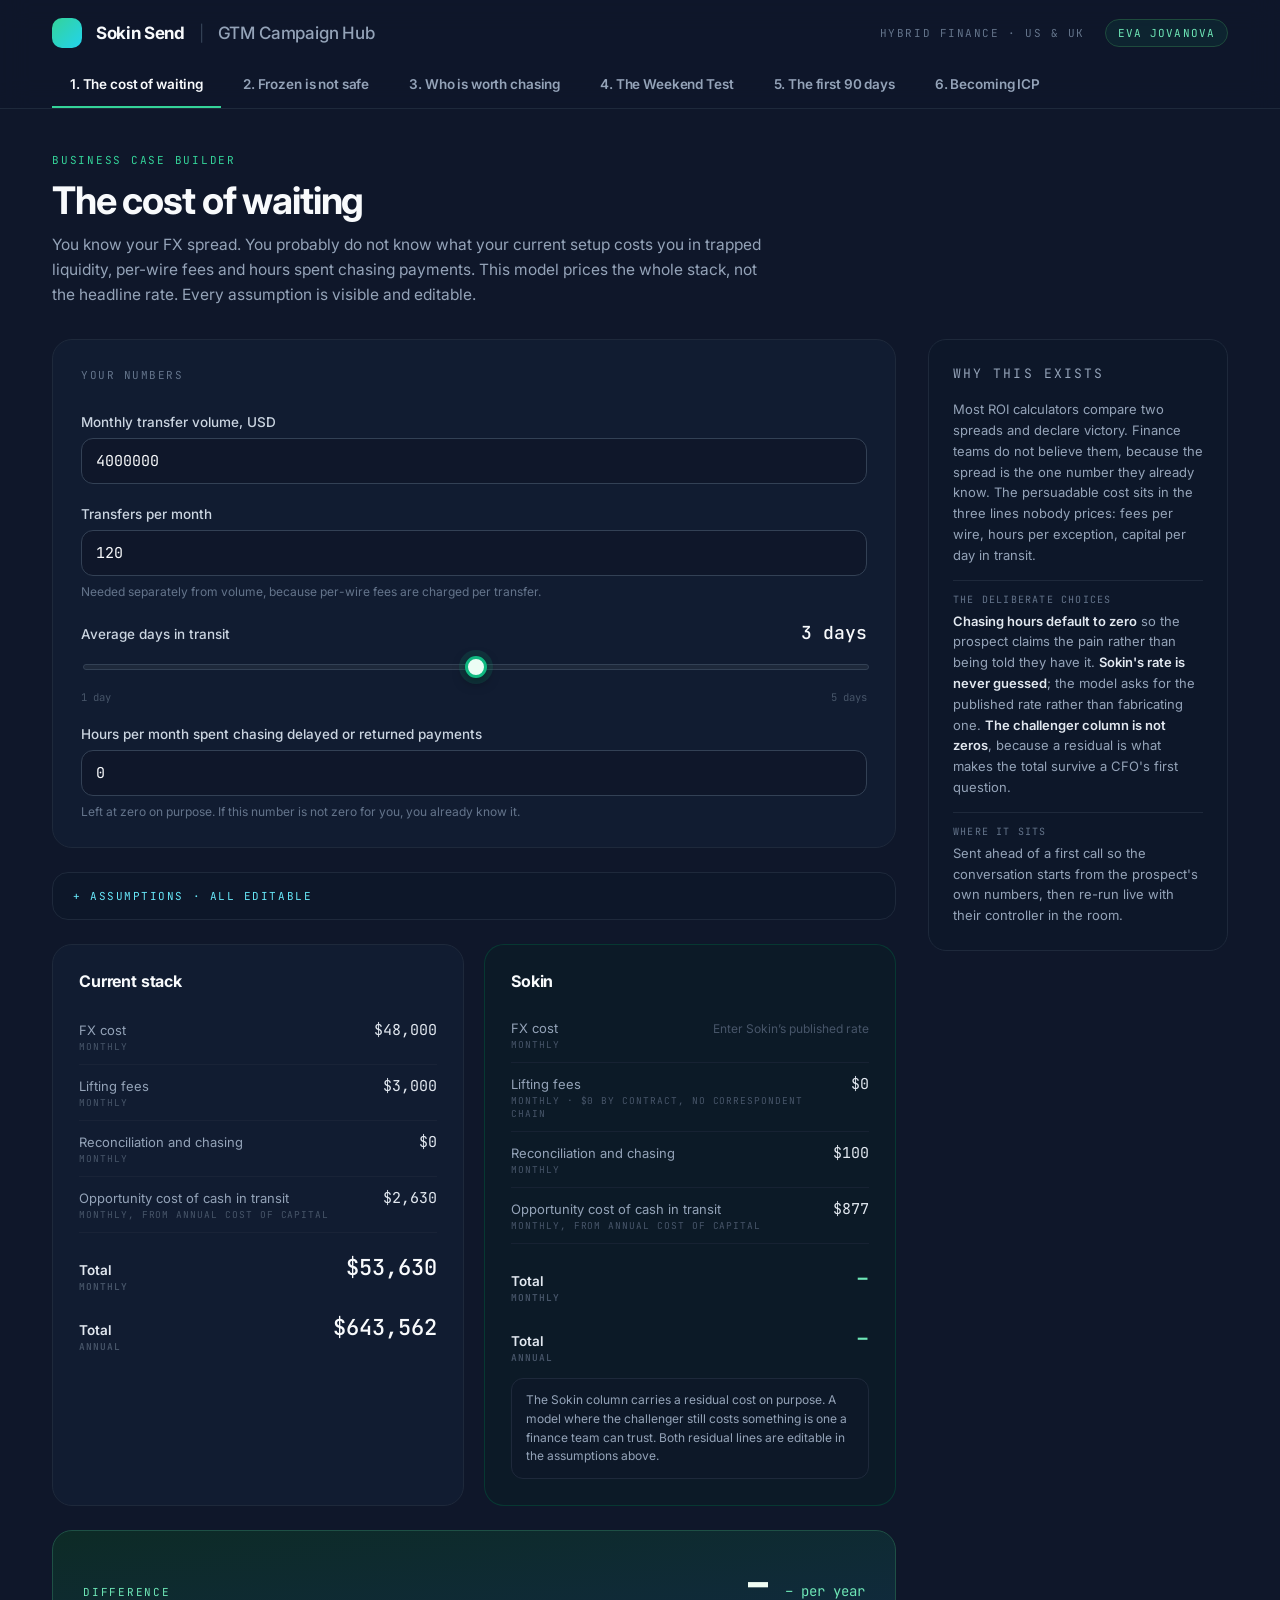
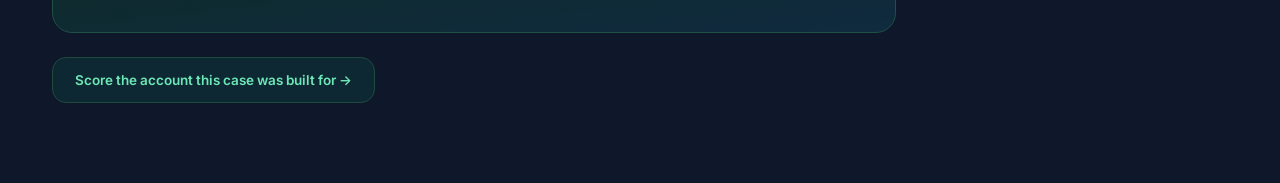
<file: index.html>
<!DOCTYPE html>
<html lang="en">
<head>
  <meta charset="UTF-8">
  <meta name="viewport" content="width=device-width, initial-scale=1.0">
  <title>The cost of waiting · Sokin Send GTM Hub</title>

  <link rel="preconnect" href="https://fonts.googleapis.com">
  <link rel="preconnect" href="https://fonts.gstatic.com" crossorigin>
  <link href="https://fonts.googleapis.com/css2?family=Inter:wght@400;500;600;700;800&family=JetBrains+Mono:wght@400;500&display=swap" rel="stylesheet">
  <link rel="stylesheet" href="styles.css">
</head>
<body>

  <!-- ======= HEADER: identical on all five pages. If you change a
       label here, change it on the other four pages too. ======= -->
  <header class="site-header">
    <div class="site-header-inner">
      <div class="brand-row">
        <div class="brand">
          <div class="brand-mark"></div>
          <span class="brand-name">Sokin Send</span>
          <span class="brand-divider">|</span>
          <span class="brand-sub">GTM Campaign Hub</span>
        </div>
        <div class="brand-meta">
          <span class="meta-label">Hybrid Finance · US &amp; UK</span>
          <span class="author-pill">Eva Jovanova</span>
        </div>
      </div>
      <nav class="tab-nav">
        <a href="index.html" aria-current="page">1. The cost of waiting</a>
        <a href="battlecard.html">2. Frozen is not safe</a>
        <a href="icp-scorer.html">3. Who is worth chasing</a>
        <a href="weekend-test.html">4. The Weekend Test</a>
        <a href="90-days.html">5. The first 90 days</a>
        <a href="icp-process.html">6. Becoming ICP</a>
      </nav>
    </div>
  </header>

  <main class="page">

    <div class="page-intro">
      <span class="eyebrow eyebrow-emerald">Business case builder</span>
      <h1 class="page-title">The cost of waiting</h1>
      <p class="page-lede">You know your FX spread. You probably do not know what your current setup costs you in trapped liquidity, per-wire fees and hours spent chasing payments. This model prices the whole stack, not the headline rate. Every assumption is visible and editable.</p>
    </div>

    <div class="stage-rail">

      <!-- ============ MAIN STAGE ============ -->
      <div style="display: flex; flex-direction: column; gap: 24px;">

        <!-- Inputs -->
        <div class="card inputs-card">
          <span class="card-label">Your numbers</span>

          <div class="field-block">
            <label class="field-label" for="volume">Monthly transfer volume, USD</label>
            <input class="num-input" type="number" id="volume" min="0" step="10000" value="4000000">
          </div>

          <div class="field-block">
            <label class="field-label" for="transfers">Transfers per month</label>
            <input class="num-input" type="number" id="transfers" min="0" step="1" value="120">
            <p class="field-help">Needed separately from volume, because per-wire fees are charged per transfer.</p>
          </div>

          <div class="slider-block">
            <div class="slider-head">
              <span class="slider-name">Average days in transit</span>
              <span class="slider-value" id="days-label">3 days</span>
            </div>
            <input type="range" id="days" min="1" max="5" step="1" value="3" aria-label="Average days in transit">
            <div class="slider-marks"><span>1 day</span><span>5 days</span></div>
          </div>

          <div class="field-block">
            <label class="field-label" for="chase-hours">Hours per month spent chasing delayed or returned payments</label>
            <input class="num-input" type="number" id="chase-hours" min="0" step="1" value="0">
            <p class="field-help">Left at zero on purpose. If this number is not zero for you, you already know it.</p>
          </div>
        </div>

        <!-- Assumptions -->
        <details class="assumptions">
          <summary>Assumptions · all editable</summary>
          <div class="assumptions-grid">
            <div class="assumption-field">
              <label for="coc">Cost of capital, % per year</label>
              <input class="num-input" type="number" id="coc" min="0" step="0.1" value="8.0">
            </div>
            <div class="assumption-field">
              <label for="hourly">Fully loaded finance team cost, $ per hour</label>
              <input class="num-input" type="number" id="hourly" min="0" step="1" value="50">
            </div>
            <div class="assumption-field">
              <label for="lifting">Average lifting fee per wire, $</label>
              <input class="num-input" type="number" id="lifting" min="0" step="1" value="25">
            </div>
            <div class="assumption-field">
              <label for="legacy-spread">Legacy FX spread, %</label>
              <input class="num-input" type="number" id="legacy-spread" min="0" step="0.05" value="1.20">
            </div>
            <div class="assumption-field">
              <label for="sokin-spread">Sokin FX spread, %</label>
              <input class="num-input" type="number" id="sokin-spread" min="0" step="0.05" placeholder="enter Sokin's published rate">
            </div>
            <div class="assumption-field">
              <label for="sokin-hours">Residual investigation hours per month under Sokin</label>
              <input class="num-input" type="number" id="sokin-hours" min="0" step="1" value="2">
            </div>
            <div class="assumption-field">
              <label for="sokin-days">Sokin days in transit</label>
              <input class="num-input" type="number" id="sokin-days" min="0" step="0.5" value="1">
            </div>
          </div>
        </details>

        <!-- Outputs -->
        <div class="cost-compare">

          <div class="cost-col cost-col-legacy">
            <h2>Current stack</h2>
            <div class="cost-line">
              <span class="cost-line-name">FX cost<span class="cost-line-period">Monthly</span></span>
              <span class="cost-line-value" id="a-fx">$0</span>
            </div>
            <div class="cost-line">
              <span class="cost-line-name">Lifting fees<span class="cost-line-period">Monthly</span></span>
              <span class="cost-line-value" id="a-lift">$0</span>
            </div>
            <div class="cost-line">
              <span class="cost-line-name">Reconciliation and chasing<span class="cost-line-period">Monthly</span></span>
              <span class="cost-line-value" id="a-recon">$0</span>
            </div>
            <div class="cost-line">
              <span class="cost-line-name">Opportunity cost of cash in transit<span class="cost-line-period">Monthly, from annual cost of capital</span></span>
              <span class="cost-line-value" id="a-opp">$0</span>
            </div>
            <div class="cost-total">
              <span class="cost-total-name">Total<span class="cost-line-period">Monthly</span></span>
              <span class="cost-total-value" id="a-total">$0</span>
            </div>
            <div class="cost-total">
              <span class="cost-total-name">Total<span class="cost-line-period">Annual</span></span>
              <span class="cost-total-value" id="a-total-annual">$0</span>
            </div>
          </div>

          <div class="cost-col cost-col-sokin">
            <h2>Sokin</h2>
            <div class="cost-line">
              <span class="cost-line-name">FX cost<span class="cost-line-period">Monthly</span></span>
              <span class="cost-line-value" id="b-fx">$0</span>
            </div>
            <div class="cost-line">
              <span class="cost-line-name">Lifting fees<span class="cost-line-period">Monthly · $0 by contract, no correspondent chain</span></span>
              <span class="cost-line-value" id="b-lift">$0</span>
            </div>
            <div class="cost-line">
              <span class="cost-line-name">Reconciliation and chasing<span class="cost-line-period">Monthly</span></span>
              <span class="cost-line-value" id="b-recon">$0</span>
            </div>
            <div class="cost-line">
              <span class="cost-line-name">Opportunity cost of cash in transit<span class="cost-line-period">Monthly, from annual cost of capital</span></span>
              <span class="cost-line-value" id="b-opp">$0</span>
            </div>
            <div class="cost-total">
              <span class="cost-total-name">Total<span class="cost-line-period">Monthly</span></span>
              <span class="cost-total-value" id="b-total">$0</span>
            </div>
            <div class="cost-total">
              <span class="cost-total-name">Total<span class="cost-line-period">Annual</span></span>
              <span class="cost-total-value" id="b-total-annual">$0</span>
            </div>
            <p class="residual-note">The Sokin column carries a residual cost on purpose. A model where the challenger still costs something is one a finance team can trust. Both residual lines are editable in the assumptions above.</p>
          </div>

        </div>

        <div class="difference-bar">
          <span class="difference-label">Difference</span>
          <div class="difference-figures">
            <span class="difference-monthly" id="diff-monthly">$0</span>
            <span class="difference-annual"><span id="diff-annual">$0</span> per year</span>
          </div>
        </div>

        <div>
          <a class="exit-link" href="icp-scorer.html">Score the account this case was built for &rarr;</a>
        </div>

      </div>

      <!-- ============ SIDE RAIL ============ -->
      <aside class="rail">
        <p class="rail-title">Why this exists</p>
        <div class="rail-item">
          <p>Most ROI calculators compare two spreads and declare victory. Finance teams do not believe them, because the spread is the one number they already know. The persuadable cost sits in the three lines nobody prices: fees per wire, hours per exception, capital per day in transit.</p>
        </div>
        <div class="rail-item">
          <span class="rail-kicker">The deliberate choices</span>
          <p><strong>Chasing hours default to zero</strong> so the prospect claims the pain rather than being told they have it. <strong>Sokin's rate is never guessed</strong>; the model asks for the published rate rather than fabricating one. <strong>The challenger column is not zeros</strong>, because a residual is what makes the total survive a CFO's first question.</p>
        </div>
        <div class="rail-item">
          <span class="rail-kicker">Where it sits</span>
          <p>Sent ahead of a first call so the conversation starts from the prospect's own numbers, then re-run live with their controller in the room.</p>
        </div>
      </aside>

    </div>

  </main>

  <script src="calculator-logic.js"></script>
</body>
</html>
</file>
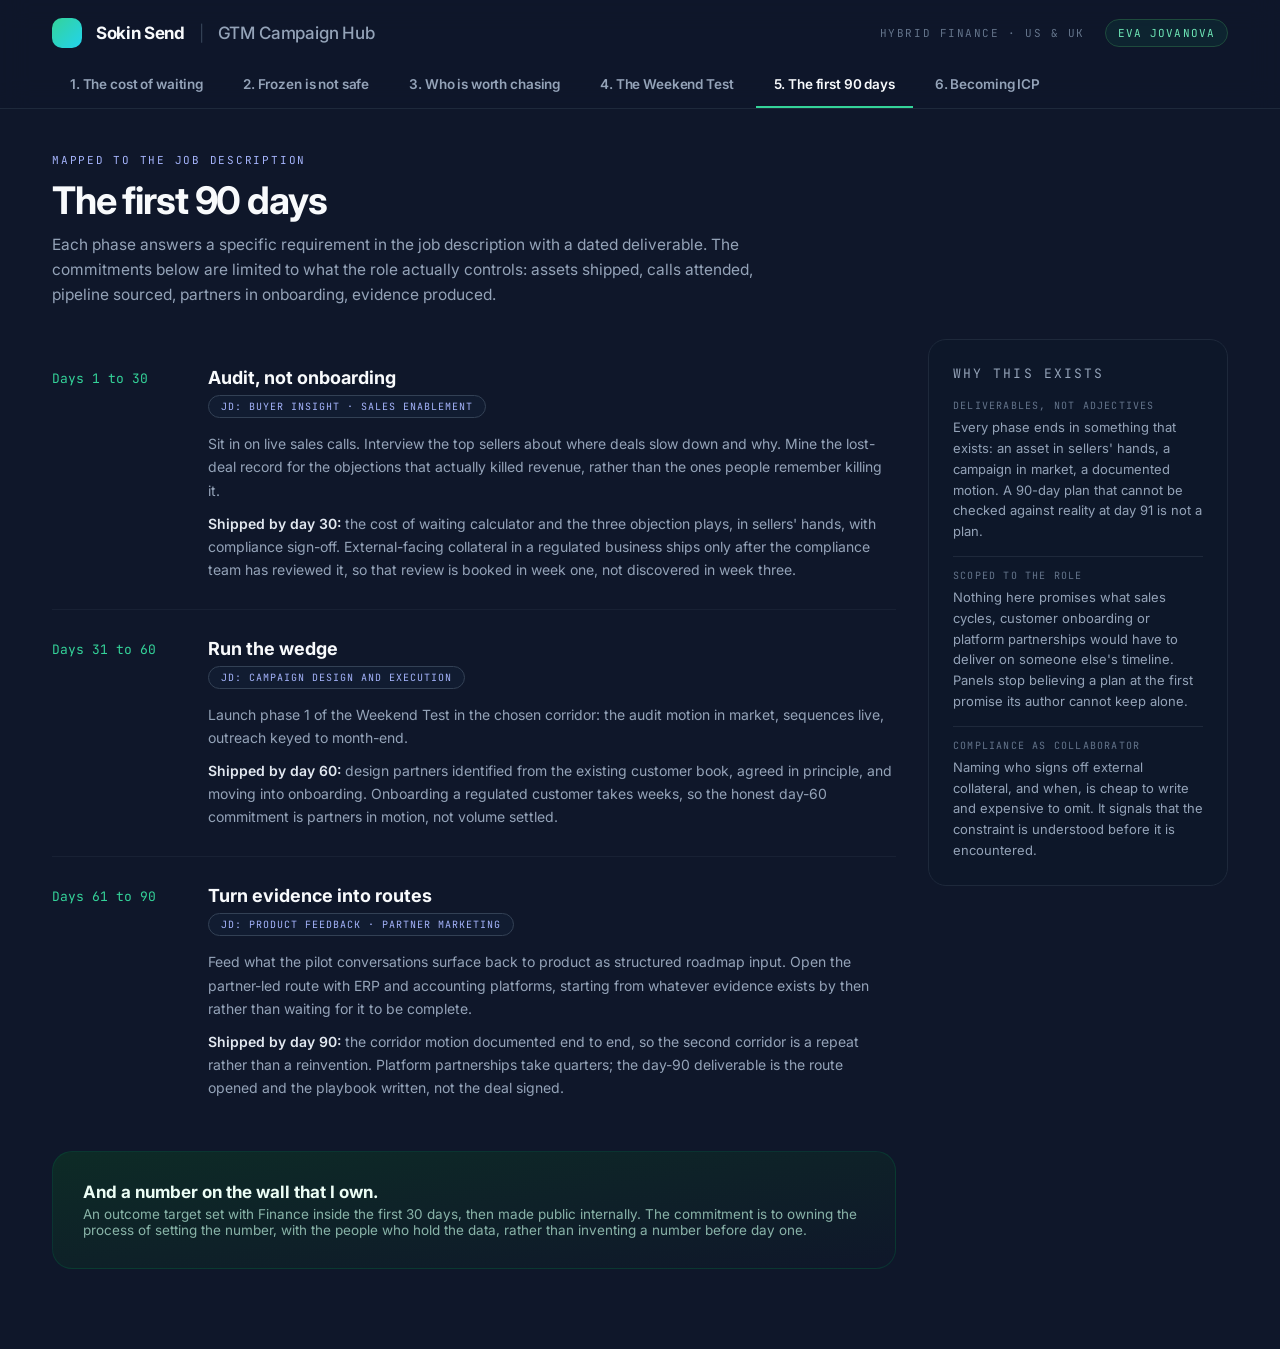
<file: 90-days.html>
<!DOCTYPE html>
<html lang="en">
<head>
  <meta charset="UTF-8">
  <meta name="viewport" content="width=device-width, initial-scale=1.0">
  <title>The first 90 days · Sokin Send GTM Hub</title>

  <link rel="preconnect" href="https://fonts.googleapis.com">
  <link rel="preconnect" href="https://fonts.gstatic.com" crossorigin>
  <link href="https://fonts.googleapis.com/css2?family=Inter:wght@400;500;600;700;800&family=JetBrains+Mono:wght@400;500&display=swap" rel="stylesheet">
  <link rel="stylesheet" href="styles.css">
</head>
<body>

  <!-- ======= HEADER: identical on all five pages ======= -->
  <header class="site-header">
    <div class="site-header-inner">
      <div class="brand-row">
        <div class="brand">
          <div class="brand-mark"></div>
          <span class="brand-name">Sokin Send</span>
          <span class="brand-divider">|</span>
          <span class="brand-sub">GTM Campaign Hub</span>
        </div>
        <div class="brand-meta">
          <span class="meta-label">Hybrid Finance · US &amp; UK</span>
          <span class="author-pill">Eva Jovanova</span>
        </div>
      </div>
      <nav class="tab-nav">
        <a href="index.html">1. The cost of waiting</a>
        <a href="battlecard.html">2. Frozen is not safe</a>
        <a href="icp-scorer.html">3. Who is worth chasing</a>
        <a href="weekend-test.html">4. The Weekend Test</a>
        <a href="90-days.html" aria-current="page">5. The first 90 days</a>
        <a href="icp-process.html">6. Becoming ICP</a>
      </nav>
    </div>
  </header>

  <main class="page">

    <div class="page-intro">
      <span class="eyebrow eyebrow-indigo">Mapped to the job description</span>
      <h1 class="page-title">The first 90 days</h1>
      <p class="page-lede">Each phase answers a specific requirement in the job description with a dated deliverable. The commitments below are limited to what the role actually controls: assets shipped, calls attended, pipeline sourced, partners in onboarding, evidence produced.</p>
    </div>

    <div class="stage-rail">

      <!-- ============ MAIN STAGE ============
           Three phases. Each .ninety-phase is one self-contained
           block: the milestone on the left, the JD requirement,
           actions and outputs on the right. -->
      <div>

        <div class="ninety-phase">
          <span class="ninety-when">Days 1 to 30</span>
          <div class="ninety-body">
            <h2>Audit, not onboarding</h2>
            <span class="ninety-jd">JD: buyer insight · sales enablement</span>
            <p>Sit in on live sales calls. Interview the top sellers about where deals slow down and why. Mine the lost-deal record for the objections that actually killed revenue, rather than the ones people remember killing it.</p>
            <p><strong>Shipped by day 30:</strong> the cost of waiting calculator and the three objection plays, in sellers' hands, with compliance sign-off. External-facing collateral in a regulated business ships only after the compliance team has reviewed it, so that review is booked in week one, not discovered in week three.</p>
          </div>
        </div>

        <div class="ninety-phase">
          <span class="ninety-when">Days 31 to 60</span>
          <div class="ninety-body">
            <h2>Run the wedge</h2>
            <span class="ninety-jd">JD: campaign design and execution</span>
            <p>Launch phase 1 of the Weekend Test in the chosen corridor: the audit motion in market, sequences live, outreach keyed to month-end.</p>
            <p><strong>Shipped by day 60:</strong> design partners identified from the existing customer book, agreed in principle, and moving into onboarding. Onboarding a regulated customer takes weeks, so the honest day-60 commitment is partners in motion, not volume settled.</p>
          </div>
        </div>

        <div class="ninety-phase" style="border-bottom: 0;">
          <span class="ninety-when">Days 61 to 90</span>
          <div class="ninety-body">
            <h2>Turn evidence into routes</h2>
            <span class="ninety-jd">JD: product feedback · partner marketing</span>
            <p>Feed what the pilot conversations surface back to product as structured roadmap input. Open the partner-led route with ERP and accounting platforms, starting from whatever evidence exists by then rather than waiting for it to be complete.</p>
            <p><strong>Shipped by day 90:</strong> the corridor motion documented end to end, so the second corridor is a repeat rather than a reinvention. Platform partnerships take quarters; the day-90 deliverable is the route opened and the playbook written, not the deal signed.</p>
          </div>
        </div>

        <div class="jd-closer" style="margin-top: 24px;">
          <div>
            <p class="jd-closer-title">And a number on the wall that I own.</p>
            <p class="jd-closer-sub">An outcome target set with Finance inside the first 30 days, then made public internally. The commitment is to owning the process of setting the number, with the people who hold the data, rather than inventing a number before day one.</p>
          </div>
        </div>

      </div>

      <!-- ============ SIDE RAIL ============ -->
      <aside class="rail">
        <p class="rail-title">Why this exists</p>
        <div class="rail-item">
          <span class="rail-kicker">Deliverables, not adjectives</span>
          <p>Every phase ends in something that exists: an asset in sellers' hands, a campaign in market, a documented motion. A 90-day plan that cannot be checked against reality at day 91 is not a plan.</p>
        </div>
        <div class="rail-item">
          <span class="rail-kicker">Scoped to the role</span>
          <p>Nothing here promises what sales cycles, customer onboarding or platform partnerships would have to deliver on someone else's timeline. Panels stop believing a plan at the first promise its author cannot keep alone.</p>
        </div>
        <div class="rail-item">
          <span class="rail-kicker">Compliance as collaborator</span>
          <p>Naming who signs off external collateral, and when, is cheap to write and expensive to omit. It signals that the constraint is understood before it is encountered.</p>
        </div>
      </aside>

    </div>

  </main>

</body>
</html>
</file>
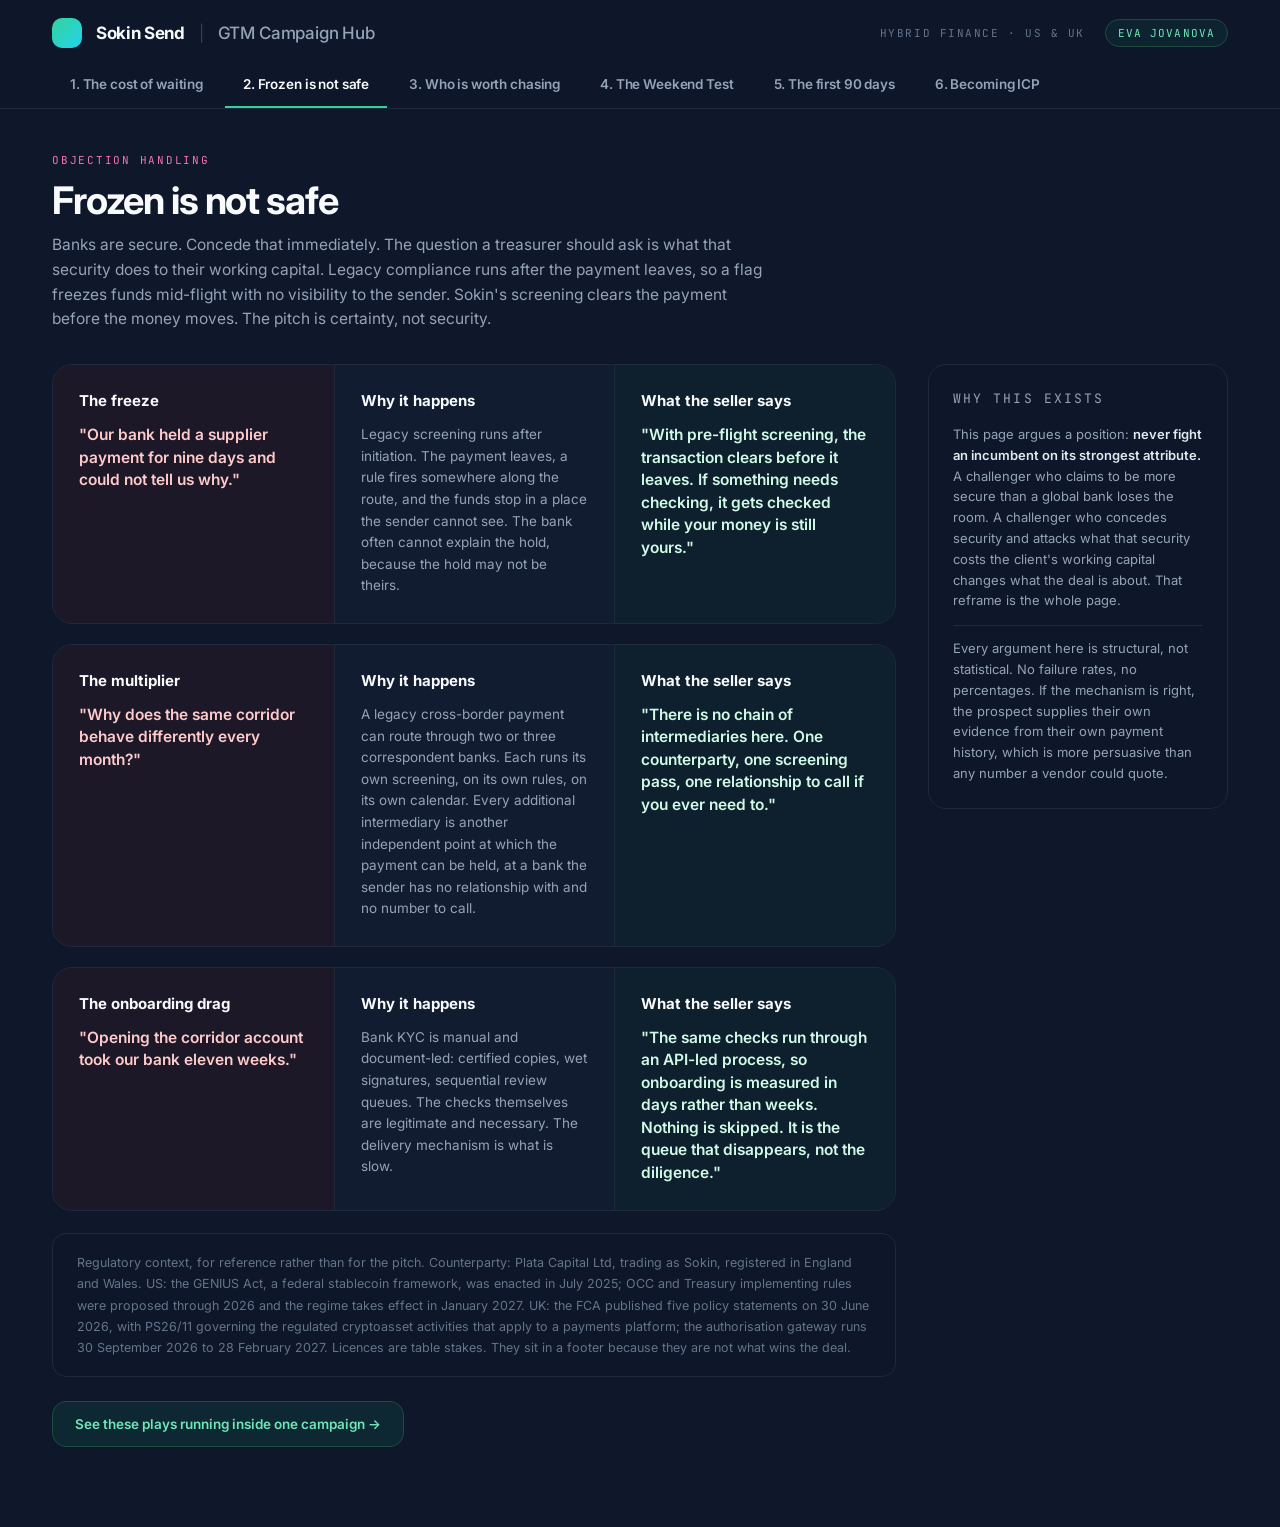
<file: battlecard.html>
<!DOCTYPE html>
<html lang="en">
<head>
  <meta charset="UTF-8">
  <meta name="viewport" content="width=device-width, initial-scale=1.0">
  <title>Frozen is not safe · Sokin Send GTM Hub</title>

  <link rel="preconnect" href="https://fonts.googleapis.com">
  <link rel="preconnect" href="https://fonts.gstatic.com" crossorigin>
  <link href="https://fonts.googleapis.com/css2?family=Inter:wght@400;500;600;700;800&family=JetBrains+Mono:wght@400;500&display=swap" rel="stylesheet">
  <link rel="stylesheet" href="styles.css">
</head>
<body>

  <!-- ======= HEADER: identical on all five pages ======= -->
  <header class="site-header">
    <div class="site-header-inner">
      <div class="brand-row">
        <div class="brand">
          <div class="brand-mark"></div>
          <span class="brand-name">Sokin Send</span>
          <span class="brand-divider">|</span>
          <span class="brand-sub">GTM Campaign Hub</span>
        </div>
        <div class="brand-meta">
          <span class="meta-label">Hybrid Finance · US &amp; UK</span>
          <span class="author-pill">Eva Jovanova</span>
        </div>
      </div>
      <nav class="tab-nav">
        <a href="index.html">1. The cost of waiting</a>
        <a href="battlecard.html" aria-current="page">2. Frozen is not safe</a>
        <a href="icp-scorer.html">3. Who is worth chasing</a>
        <a href="weekend-test.html">4. The Weekend Test</a>
        <a href="90-days.html">5. The first 90 days</a>
        <a href="icp-process.html">6. Becoming ICP</a>
      </nav>
    </div>
  </header>

  <main class="page">

    <div class="page-intro">
      <span class="eyebrow eyebrow-pink">Objection handling</span>
      <h1 class="page-title">Frozen is not safe</h1>
      <p class="page-lede">Banks are secure. Concede that immediately. The question a treasurer should ask is what that security does to their working capital. Legacy compliance runs after the payment leaves, so a flag freezes funds mid-flight with no visibility to the sender. Sokin's screening clears the payment before the money moves. The pitch is certainty, not security.</p>
    </div>

    <div class="stage-rail">

      <!-- ============ MAIN STAGE ============
           Three plays. Each play is one self-contained div with three
           cells: what the prospect says, why the legacy structure
           produces that outcome, and what the seller says back.
           Copy a whole .play block to add one. -->
      <div>

        <div class="play">
          <div class="play-cell play-cell-prospect">
            <p class="play-name">The freeze</p>
            <p class="play-quote">"Our bank held a supplier payment for nine days and could not tell us why."</p>
          </div>
          <div class="play-cell">
            <p class="play-name">Why it happens</p>
            <p class="play-mechanism">Legacy screening runs after initiation. The payment leaves, a rule fires somewhere along the route, and the funds stop in a place the sender cannot see. The bank often cannot explain the hold, because the hold may not be theirs.</p>
          </div>
          <div class="play-cell play-cell-seller">
            <p class="play-name">What the seller says</p>
            <p class="play-quote">"With pre-flight screening, the transaction clears before it leaves. If something needs checking, it gets checked while your money is still yours."</p>
          </div>
        </div>

        <div class="play">
          <div class="play-cell play-cell-prospect">
            <p class="play-name">The multiplier</p>
            <p class="play-quote">"Why does the same corridor behave differently every month?"</p>
          </div>
          <div class="play-cell">
            <p class="play-name">Why it happens</p>
            <p class="play-mechanism">A legacy cross-border payment can route through two or three correspondent banks. Each runs its own screening, on its own rules, on its own calendar. Every additional intermediary is another independent point at which the payment can be held, at a bank the sender has no relationship with and no number to call.</p>
          </div>
          <div class="play-cell play-cell-seller">
            <p class="play-name">What the seller says</p>
            <p class="play-quote">"There is no chain of intermediaries here. One counterparty, one screening pass, one relationship to call if you ever need to."</p>
          </div>
        </div>

        <div class="play">
          <div class="play-cell play-cell-prospect">
            <p class="play-name">The onboarding drag</p>
            <p class="play-quote">"Opening the corridor account took our bank eleven weeks."</p>
          </div>
          <div class="play-cell">
            <p class="play-name">Why it happens</p>
            <p class="play-mechanism">Bank KYC is manual and document-led: certified copies, wet signatures, sequential review queues. The checks themselves are legitimate and necessary. The delivery mechanism is what is slow.</p>
          </div>
          <div class="play-cell play-cell-seller">
            <p class="play-name">What the seller says</p>
            <p class="play-quote">"The same checks run through an API-led process, so onboarding is measured in days rather than weeks. Nothing is skipped. It is the queue that disappears, not the diligence."</p>
          </div>
        </div>

        <div class="reg-footer" style="margin-top: 22px;">
          Regulatory context, for reference rather than for the pitch. Counterparty: Plata Capital Ltd, trading as Sokin, registered in England and Wales. US: the GENIUS Act, a federal stablecoin framework, was enacted in July 2025; OCC and Treasury implementing rules were proposed through 2026 and the regime takes effect in January 2027. UK: the FCA published five policy statements on 30 June 2026, with PS26/11 governing the regulated cryptoasset activities that apply to a payments platform; the authorisation gateway runs 30 September 2026 to 28 February 2027. Licences are table stakes. They sit in a footer because they are not what wins the deal.
        </div>

        <div style="margin-top: 24px;">
          <a class="exit-link" href="weekend-test.html">See these plays running inside one campaign &rarr;</a>
        </div>

      </div>

      <!-- ============ SIDE RAIL ============ -->
      <aside class="rail">
        <p class="rail-title">Why this exists</p>
        <div class="rail-item">
          <p>This page argues a position: <strong>never fight an incumbent on its strongest attribute.</strong> A challenger who claims to be more secure than a global bank loses the room. A challenger who concedes security and attacks what that security costs the client's working capital changes what the deal is about. That reframe is the whole page.</p>
        </div>
        <div class="rail-item">
          <p>Every argument here is structural, not statistical. No failure rates, no percentages. If the mechanism is right, the prospect supplies their own evidence from their own payment history, which is more persuasive than any number a vendor could quote.</p>
        </div>
      </aside>

    </div>

  </main>

</body>
</html>
</file>
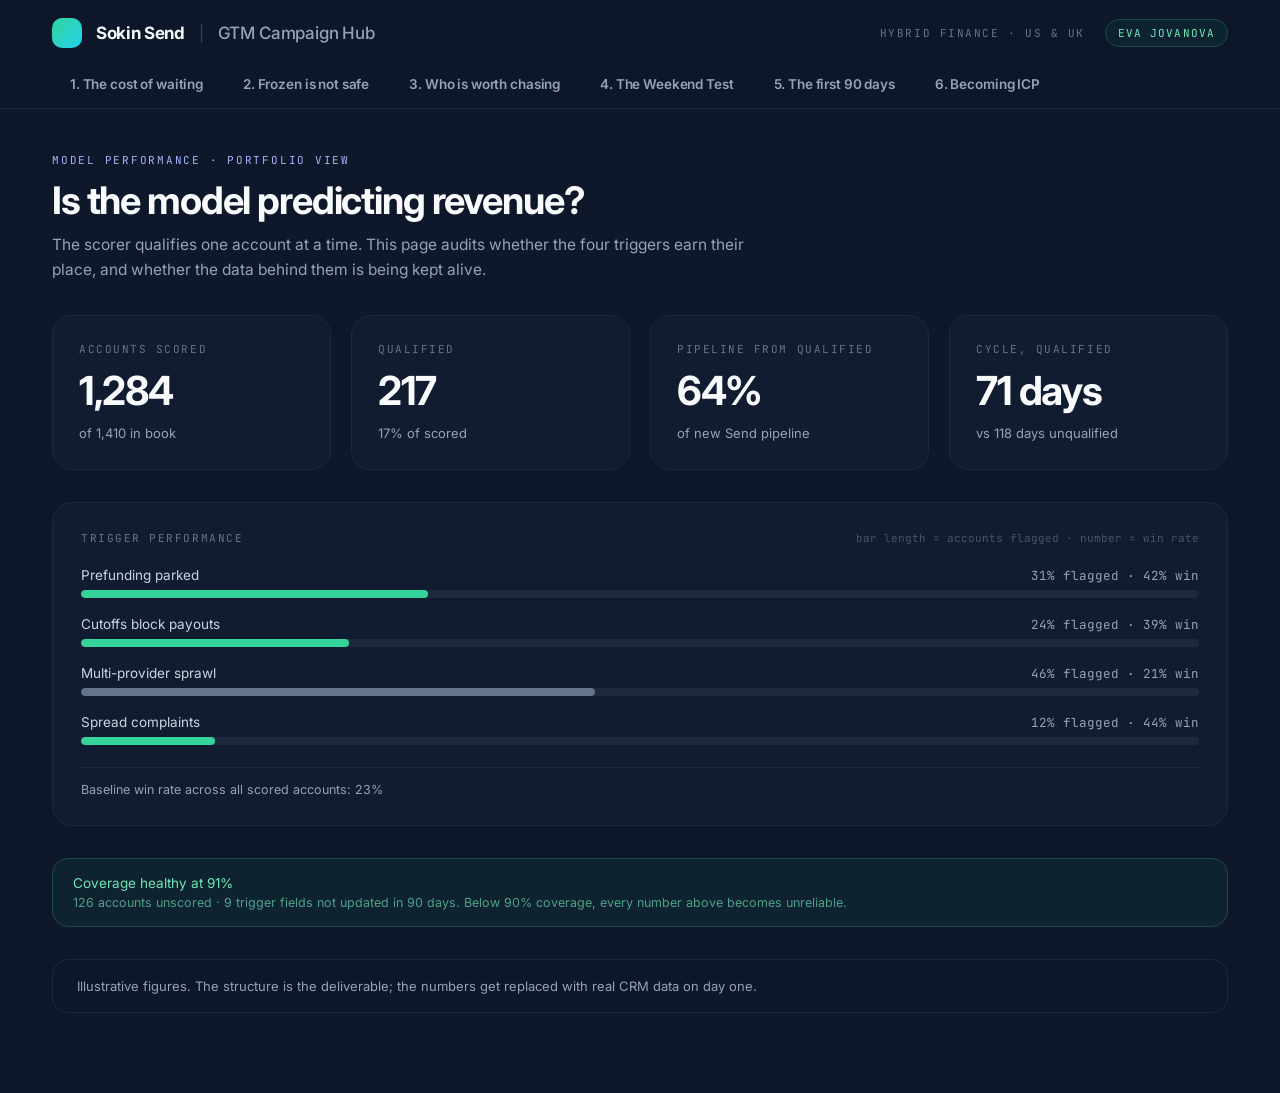
<file: icp-live.html>
<!DOCTYPE html>
<html lang="en">
<head>
  <meta charset="UTF-8">
  <meta name="viewport" content="width=device-width, initial-scale=1.0">
  <title>Model performance · Sokin Send GTM Hub</title>

  <link rel="preconnect" href="https://fonts.googleapis.com">
  <link rel="preconnect" href="https://fonts.gstatic.com" crossorigin>
  <link href="https://fonts.googleapis.com/css2?family=Inter:wght@400;500;600;700;800&family=JetBrains+Mono:wght@400;500&display=swap" rel="stylesheet">
  <link rel="stylesheet" href="styles.css">
</head>
<body>

  <!-- ======= HEADER: copied from the five main pages. This page is
       not yet in the nav, so no link carries aria-current. ======= -->
  <header class="site-header">
    <div class="site-header-inner">
      <div class="brand-row">
        <div class="brand">
          <div class="brand-mark"></div>
          <span class="brand-name">Sokin Send</span>
          <span class="brand-divider">|</span>
          <span class="brand-sub">GTM Campaign Hub</span>
        </div>
        <div class="brand-meta">
          <span class="meta-label">Hybrid Finance · US &amp; UK</span>
          <span class="author-pill">Eva Jovanova</span>
        </div>
      </div>
      <nav class="tab-nav">
        <a href="index.html">1. The cost of waiting</a>
        <a href="battlecard.html">2. Frozen is not safe</a>
        <a href="icp-scorer.html">3. Who is worth chasing</a>
        <a href="weekend-test.html">4. The Weekend Test</a>
        <a href="90-days.html">5. The first 90 days</a>
        <a href="icp-process.html">6. Becoming ICP</a>
      </nav>
    </div>
  </header>

  <main class="page">

    <!-- ============ SECTION 1 · PAGE INTRO ============ -->
    <div class="page-intro">
      <span class="eyebrow eyebrow-indigo">Model performance · portfolio view</span>
      <h1 class="page-title">Is the model predicting revenue?</h1>
      <p class="page-lede">The scorer qualifies one account at a time. This page audits whether the four triggers earn their place, and whether the data behind them is being kept alive.</p>
    </div>

    <!-- ============ SECTION 2 · METRIC ROW ============
         All figures below are placeholders. icp-live.js overwrites
         every one of them on load; the script is the source of truth. -->
    <div class="metric-grid">

      <div class="card">
        <span class="card-label">Accounts scored</span>
        <span class="big-number" id="m-scored">1,284</span>
        <p class="small-note" id="m-scored-note">of 1,410 in book</p>
      </div>

      <div class="card">
        <span class="card-label">Qualified</span>
        <span class="big-number" id="m-qualified">217</span>
        <p class="small-note" id="m-qualified-note">17% of scored</p>
      </div>

      <div class="card">
        <span class="card-label">Pipeline from qualified</span>
        <span class="big-number" id="m-pipeline">64%</span>
        <p class="small-note" id="m-pipeline-note">of new Send pipeline</p>
      </div>

      <div class="card">
        <span class="card-label">Cycle, qualified</span>
        <span class="big-number" id="m-cycle">71 days</span>
        <p class="small-note" id="m-cycle-note">vs 118 days unqualified</p>
      </div>

    </div>

    <!-- ============ SECTION 3 · TRIGGER PERFORMANCE ============
         The rows are built entirely by icp-live.js from the DATA
         object at the top of that file. Add or remove a trigger
         there; nothing in this file needs to change. -->
    <div class="card trigger-perf">
      <div class="trigger-perf-head">
        <span class="card-label" style="margin-bottom: 0;">Trigger performance</span>
        <span class="perf-legend">bar length = accounts flagged · number = win rate</span>
      </div>

      <div id="trigger-rows"></div>

      <p class="perf-baseline" id="perf-baseline">Baseline win rate across all scored accounts: 23%</p>
    </div>

    <!-- ============ SECTION 4 · COVERAGE STRIP ============
         Amber when coverage sits below the floor, neutral emerald
         when it is healthy. icp-live.js decides which. -->
    <div class="coverage-bar" id="coverage-bar">
      <p class="coverage-head" id="coverage-head">126 accounts unscored · 9 trigger fields not updated in 90 days</p>
      <p class="coverage-sub" id="coverage-sub">Coverage below 90% makes every number above unreliable.</p>
    </div>

    <!-- ============ SECTION 5 · HONESTY FOOTNOTE ============ -->
    <div class="footnote-bar">
      <span>Illustrative figures. The structure is the deliverable; the numbers get replaced with real CRM data on day one.</span>
    </div>

  </main>

  <script src="icp-live.js"></script>
</body>
</html>
</file>
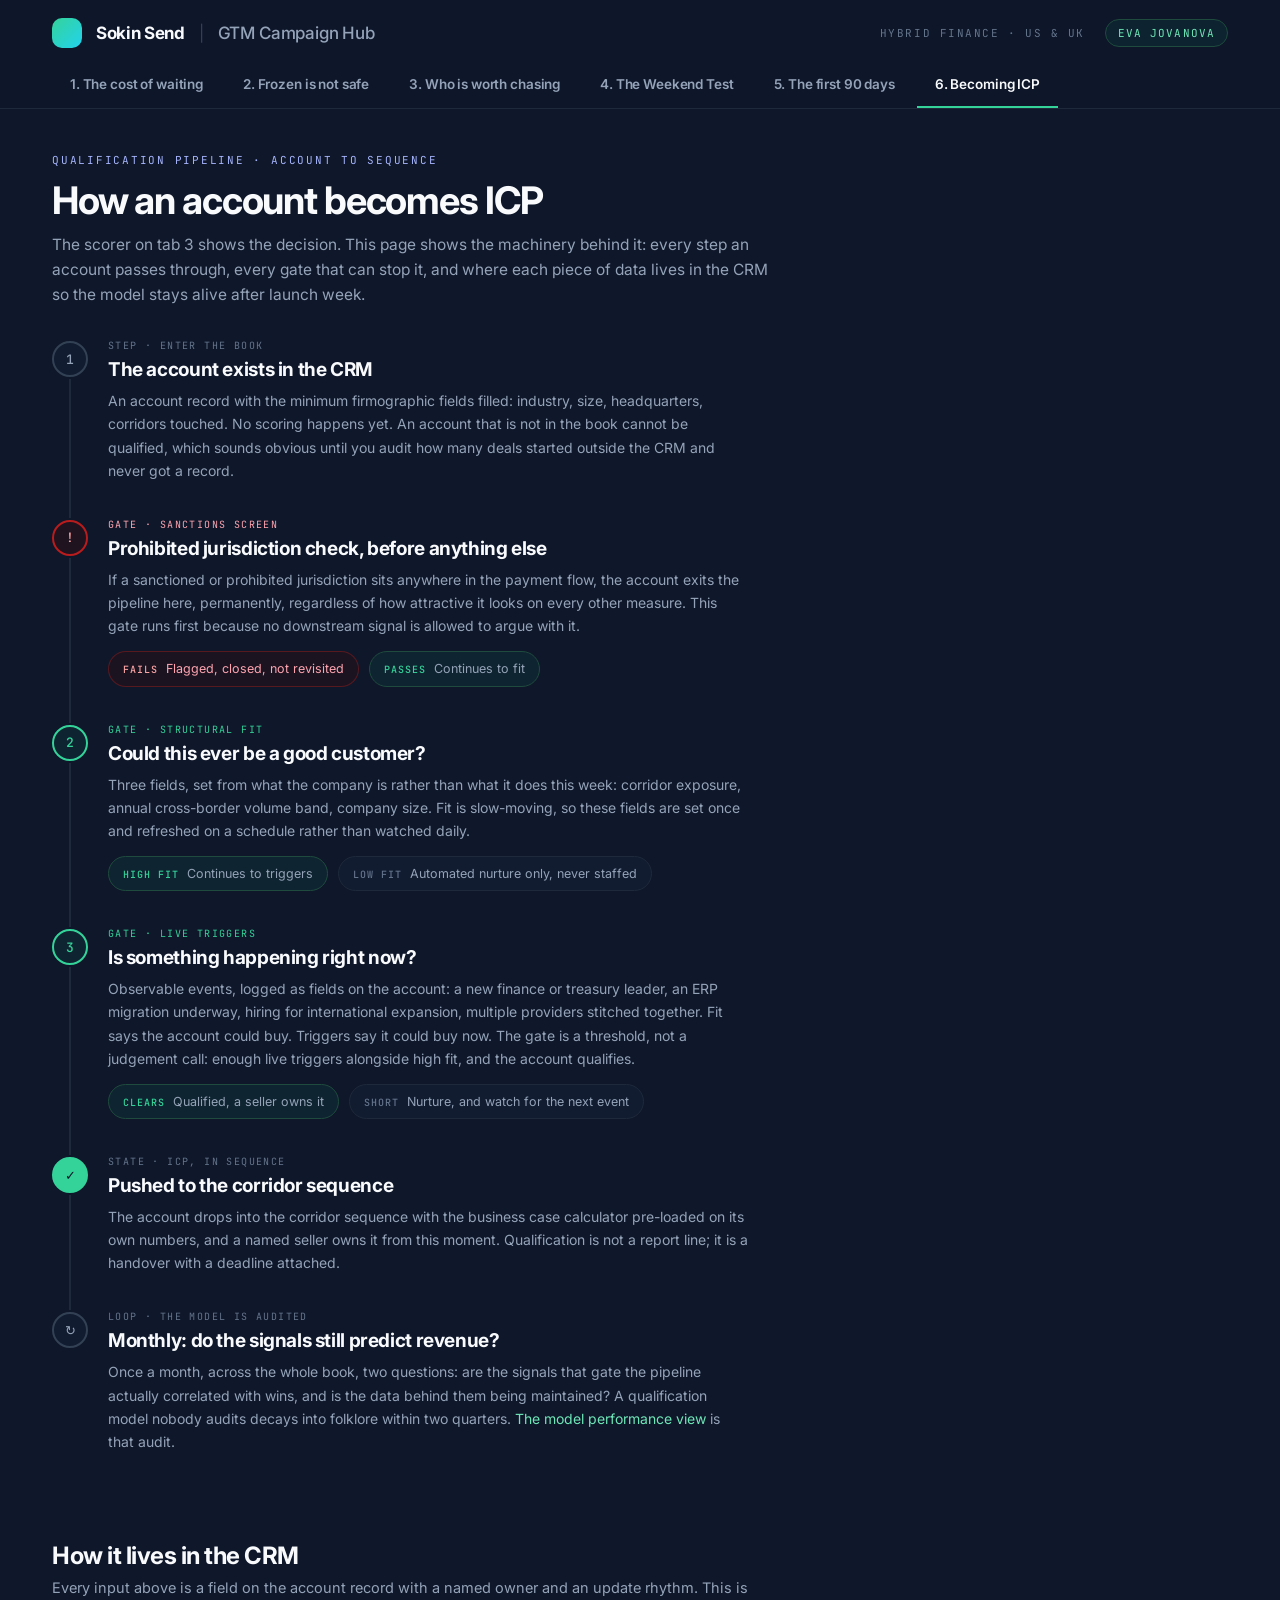
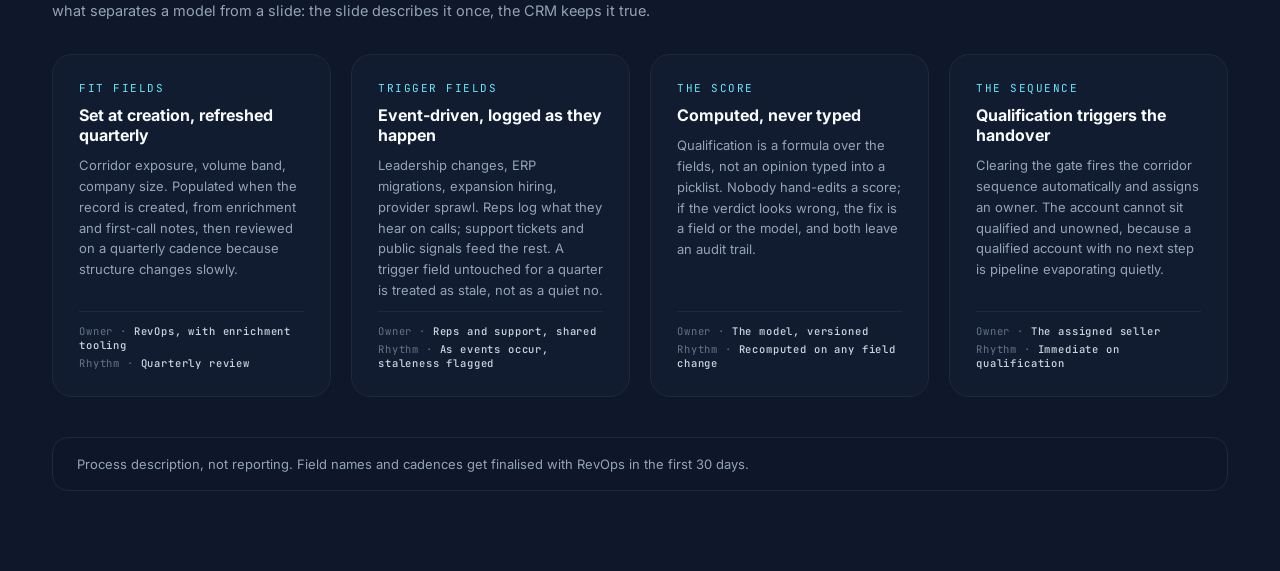
<file: icp-process.html>
<!DOCTYPE html>
<html lang="en">
<head>
  <meta charset="UTF-8">
  <meta name="viewport" content="width=device-width, initial-scale=1.0">
  <title>Becoming ICP · Sokin Send GTM Hub</title>

  <link rel="preconnect" href="https://fonts.googleapis.com">
  <link rel="preconnect" href="https://fonts.gstatic.com" crossorigin>
  <link href="https://fonts.googleapis.com/css2?family=Inter:wght@400;500;600;700;800&family=JetBrains+Mono:wght@400;500&display=swap" rel="stylesheet">
  <link rel="stylesheet" href="styles.css">

  <!-- All styles for this page live here, scoped under .icp-path,
       so this file cannot affect any other page on the site. -->
  <style>
    .icp-path { display: flex; flex-direction: column; gap: 0; max-width: 860px; }

    .path-node {
      position: relative;
      padding: 0 0 36px 56px;
    }
    /* the vertical spine */
    .path-node::before {
      content: "";
      position: absolute;
      left: 17px; top: 40px; bottom: 0;
      width: 2px;
      background: var(--border);
    }
    .path-node:last-child::before { display: none; }

    /* the node marker */
    .path-marker {
      position: absolute;
      left: 0; top: 2px;
      width: 36px; height: 36px;
      border-radius: 999px;
      display: flex; align-items: center; justify-content: center;
      font-family: var(--mono); font-size: 13px; font-weight: 500;
      background: var(--card); border: 2px solid var(--border-strong);
      color: var(--text-muted);
    }
    .path-node.is-gate .path-marker {
      border-color: var(--emerald);
      color: var(--emerald);
      background: rgba(16, 185, 129, 0.08);
    }
    .path-node.is-stop .path-marker {
      border-color: #b91c1c;
      color: #fca5a5;
      background: rgba(69, 10, 10, 0.3);
    }
    .path-node.is-final .path-marker {
      background: var(--emerald);
      border-color: var(--emerald);
      color: #0f172a;
    }

    .path-eyebrow {
      font-family: var(--mono); font-size: 10px;
      letter-spacing: 0.14em; text-transform: uppercase;
      color: var(--text-faint);
      display: block; margin: 0 0 6px;
    }
    .path-node.is-gate .path-eyebrow { color: var(--emerald); }
    .path-node.is-stop .path-eyebrow { color: #fda4af; }

    .path-title { margin: 0 0 8px; font-size: 19px; font-weight: 700; letter-spacing: -0.02em; color: var(--text-bright); }
    .path-body { margin: 0; max-width: 640px; font-size: 14px; line-height: 1.65; color: var(--text-muted); }

    /* pass / fail branches under a gate */
    .path-branches { display: flex; flex-wrap: wrap; gap: 10px; margin-top: 14px; }
    .branch {
      display: inline-flex; align-items: baseline; gap: 8px;
      padding: 8px 14px; border-radius: 999px;
      font-size: 12.5px; line-height: 1.4;
      border: 1px solid var(--border); background: var(--card);
      color: var(--text-muted);
    }
    .branch b { font-family: var(--mono); font-size: 10px; letter-spacing: 0.1em; text-transform: uppercase; font-weight: 500; }
    .branch-pass { border-color: #1e4b3d; background: rgba(16, 185, 129, 0.08); }
    .branch-pass b { color: var(--emerald); }
    .branch-fail b { color: var(--text-faint); }
    .branch-stop { border-color: rgba(127, 29, 29, 0.6); background: rgba(69, 10, 10, 0.25); color: #fda4af; }
    .branch-stop b { color: #fca5a5; }

    /* the CRM section */
    .crm-grid {
      display: grid;
      grid-template-columns: repeat(auto-fit, minmax(240px, 1fr));
      gap: 20px;
    }
    .crm-card { display: flex; flex-direction: column; gap: 10px; }
    .crm-card .card-label { margin-bottom: 0; color: var(--cyan); }
    .crm-card h3 { margin: 0; font-size: 16px; font-weight: 700; color: var(--text-bright); }
    .crm-card p { margin: 0; font-size: 13px; line-height: 1.6; color: var(--text-muted); }
    .crm-meta {
      margin-top: auto; padding-top: 12px;
      border-top: 1px solid var(--border);
      display: flex; flex-direction: column; gap: 4px;
    }
    .crm-meta span {
      font-family: var(--mono); font-size: 10.5px;
      letter-spacing: 0.08em; color: var(--text-faint);
    }
    .crm-meta span b { color: #cbd5e1; font-weight: 500; }

    .section-head { margin: 20px 0 0; }
    .section-head h2 { margin: 0 0 6px; font-size: 24px; font-weight: 700; letter-spacing: -0.02em; color: var(--text-bright); }
    .section-head p { margin: 0; max-width: 720px; font-size: 14.5px; line-height: 1.6; color: var(--text-muted); }

    @media (max-width: 620px) {
      .path-node { padding-left: 48px; }
      .path-marker { width: 32px; height: 32px; }
      .path-node::before { left: 15px; }
    }
  </style>
</head>
<body>

  <!-- ======= HEADER: copied from the five main pages. This page is
       not yet in the nav; add it there yourself when ready. ======= -->
  <header class="site-header">
    <div class="site-header-inner">
      <div class="brand-row">
        <div class="brand">
          <div class="brand-mark"></div>
          <span class="brand-name">Sokin Send</span>
          <span class="brand-divider">|</span>
          <span class="brand-sub">GTM Campaign Hub</span>
        </div>
        <div class="brand-meta">
          <span class="meta-label">Hybrid Finance · US &amp; UK</span>
          <span class="author-pill">Eva Jovanova</span>
        </div>
      </div>
      <nav class="tab-nav">
        <a href="index.html">1. The cost of waiting</a>
        <a href="battlecard.html">2. Frozen is not safe</a>
        <a href="icp-scorer.html">3. Who is worth chasing</a>
        <a href="weekend-test.html">4. The Weekend Test</a>
        <a href="90-days.html">5. The first 90 days</a>
        <a href="icp-process.html" aria-current="page">6. Becoming ICP</a>
      </nav>
    </div>
  </header>

  <main class="page">

    <div class="page-intro">
      <span class="eyebrow eyebrow-indigo">Qualification pipeline · account to sequence</span>
      <h1 class="page-title">How an account becomes ICP</h1>
      <p class="page-lede">The scorer on tab 3 shows the decision. This page shows the machinery behind it: every step an account passes through, every gate that can stop it, and where each piece of data lives in the CRM so the model stays alive after launch week.</p>
    </div>

    <!-- ============ THE PIPELINE ============
         Each step is one self-contained .path-node div. Gates carry
         the is-gate class, the sanctions screen carries is-stop, the
         final state carries is-final. Copy a whole node to add one. -->
    <div class="icp-path">

      <div class="path-node">
        <div class="path-marker">1</div>
        <span class="path-eyebrow">Step · Enter the book</span>
        <p class="path-title">The account exists in the CRM</p>
        <p class="path-body">An account record with the minimum firmographic fields filled: industry, size, headquarters, corridors touched. No scoring happens yet. An account that is not in the book cannot be qualified, which sounds obvious until you audit how many deals started outside the CRM and never got a record.</p>
      </div>

      <div class="path-node is-stop">
        <div class="path-marker">!</div>
        <span class="path-eyebrow">Gate · Sanctions screen</span>
        <p class="path-title">Prohibited jurisdiction check, before anything else</p>
        <p class="path-body">If a sanctioned or prohibited jurisdiction sits anywhere in the payment flow, the account exits the pipeline here, permanently, regardless of how attractive it looks on every other measure. This gate runs first because no downstream signal is allowed to argue with it.</p>
        <div class="path-branches">
          <span class="branch branch-stop"><b>Fails</b> Flagged, closed, not revisited</span>
          <span class="branch branch-pass"><b>Passes</b> Continues to fit</span>
        </div>
      </div>

      <div class="path-node is-gate">
        <div class="path-marker">2</div>
        <span class="path-eyebrow">Gate · Structural fit</span>
        <p class="path-title">Could this ever be a good customer?</p>
        <p class="path-body">Three fields, set from what the company is rather than what it does this week: corridor exposure, annual cross-border volume band, company size. Fit is slow-moving, so these fields are set once and refreshed on a schedule rather than watched daily.</p>
        <div class="path-branches">
          <span class="branch branch-pass"><b>High fit</b> Continues to triggers</span>
          <span class="branch branch-fail"><b>Low fit</b> Automated nurture only, never staffed</span>
        </div>
      </div>

      <div class="path-node is-gate">
        <div class="path-marker">3</div>
        <span class="path-eyebrow">Gate · Live triggers</span>
        <p class="path-title">Is something happening right now?</p>
        <p class="path-body">Observable events, logged as fields on the account: a new finance or treasury leader, an ERP migration underway, hiring for international expansion, multiple providers stitched together. Fit says the account could buy. Triggers say it could buy now. The gate is a threshold, not a judgement call: enough live triggers alongside high fit, and the account qualifies.</p>
        <div class="path-branches">
          <span class="branch branch-pass"><b>Clears</b> Qualified, a seller owns it</span>
          <span class="branch branch-fail"><b>Short</b> Nurture, and watch for the next event</span>
        </div>
      </div>

      <div class="path-node is-final">
        <div class="path-marker">&#10003;</div>
        <span class="path-eyebrow">State · ICP, in sequence</span>
        <p class="path-title">Pushed to the corridor sequence</p>
        <p class="path-body">The account drops into the corridor sequence with the business case calculator pre-loaded on its own numbers, and a named seller owns it from this moment. Qualification is not a report line; it is a handover with a deadline attached.</p>
      </div>

      <div class="path-node">
        <div class="path-marker">&#8635;</div>
        <span class="path-eyebrow">Loop · The model is audited</span>
        <p class="path-title">Monthly: do the signals still predict revenue?</p>
        <p class="path-body">Once a month, across the whole book, two questions: are the signals that gate the pipeline actually correlated with wins, and is the data behind them being maintained? A qualification model nobody audits decays into folklore within two quarters. <a href="icp-live.html">The model performance view</a> is that audit.</p>
      </div>

    </div>

    <!-- ============ HOW IT LIVES IN THE CRM ============ -->
    <div class="section-head">
      <h2>How it lives in the CRM</h2>
      <p>Every input above is a field on the account record with a named owner and an update rhythm. This is what separates a model from a slide: the slide describes it once, the CRM keeps it true.</p>
    </div>

    <div class="crm-grid">

      <div class="card crm-card">
        <span class="card-label">Fit fields</span>
        <h3>Set at creation, refreshed quarterly</h3>
        <p>Corridor exposure, volume band, company size. Populated when the record is created, from enrichment and first-call notes, then reviewed on a quarterly cadence because structure changes slowly.</p>
        <div class="crm-meta">
          <span>Owner · <b>RevOps, with enrichment tooling</b></span>
          <span>Rhythm · <b>Quarterly review</b></span>
        </div>
      </div>

      <div class="card crm-card">
        <span class="card-label">Trigger fields</span>
        <h3>Event-driven, logged as they happen</h3>
        <p>Leadership changes, ERP migrations, expansion hiring, provider sprawl. Reps log what they hear on calls; support tickets and public signals feed the rest. A trigger field untouched for a quarter is treated as stale, not as a quiet no.</p>
        <div class="crm-meta">
          <span>Owner · <b>Reps and support, shared</b></span>
          <span>Rhythm · <b>As events occur, staleness flagged</b></span>
        </div>
      </div>

      <div class="card crm-card">
        <span class="card-label">The score</span>
        <h3>Computed, never typed</h3>
        <p>Qualification is a formula over the fields, not an opinion typed into a picklist. Nobody hand-edits a score; if the verdict looks wrong, the fix is a field or the model, and both leave an audit trail.</p>
        <div class="crm-meta">
          <span>Owner · <b>The model, versioned</b></span>
          <span>Rhythm · <b>Recomputed on any field change</b></span>
        </div>
      </div>

      <div class="card crm-card">
        <span class="card-label">The sequence</span>
        <h3>Qualification triggers the handover</h3>
        <p>Clearing the gate fires the corridor sequence automatically and assigns an owner. The account cannot sit qualified and unowned, because a qualified account with no next step is pipeline evaporating quietly.</p>
        <div class="crm-meta">
          <span>Owner · <b>The assigned seller</b></span>
          <span>Rhythm · <b>Immediate on qualification</b></span>
        </div>
      </div>

    </div>

    <div class="footnote-bar" style="margin-top: 8px;">
      <span>Process description, not reporting. Field names and cadences get finalised with RevOps in the first 30 days.</span>
    </div>

  </main>

</body>
</html>
</file>
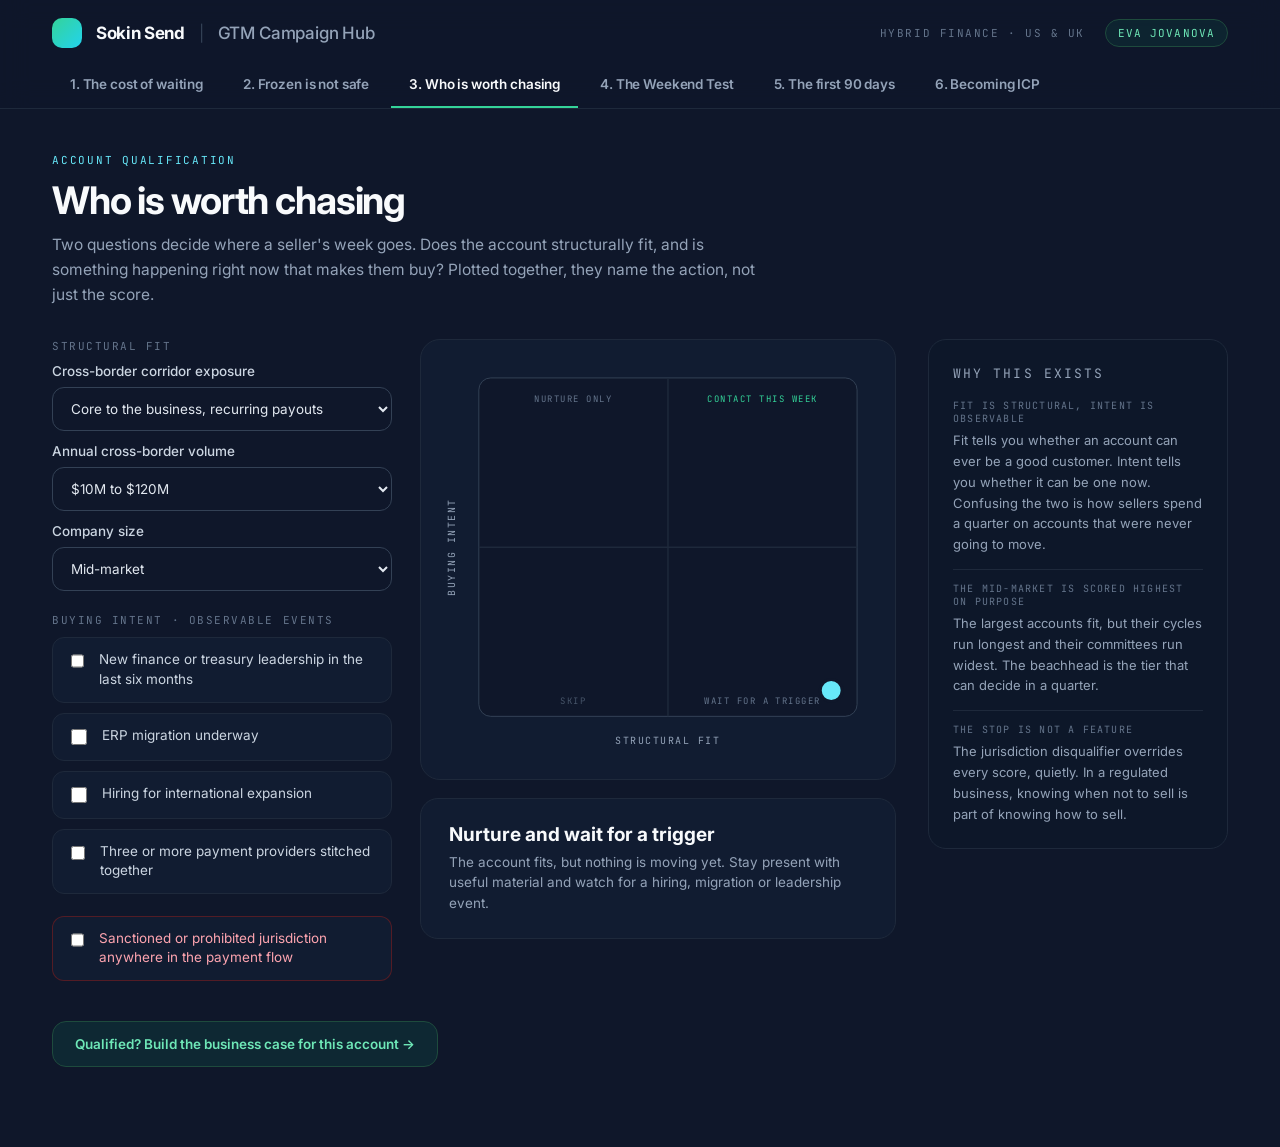
<file: icp-scorer.html>
<!DOCTYPE html>
<html lang="en">
<head>
  <meta charset="UTF-8">
  <meta name="viewport" content="width=device-width, initial-scale=1.0">
  <title>Who is worth chasing · Sokin Send GTM Hub</title>

  <link rel="preconnect" href="https://fonts.googleapis.com">
  <link rel="preconnect" href="https://fonts.gstatic.com" crossorigin>
  <link href="https://fonts.googleapis.com/css2?family=Inter:wght@400;500;600;700;800&family=JetBrains+Mono:wght@400;500&display=swap" rel="stylesheet">
  <link rel="stylesheet" href="styles.css">
</head>
<body>

  <!-- ======= HEADER: identical on all five pages ======= -->
  <header class="site-header">
    <div class="site-header-inner">
      <div class="brand-row">
        <div class="brand">
          <div class="brand-mark"></div>
          <span class="brand-name">Sokin Send</span>
          <span class="brand-divider">|</span>
          <span class="brand-sub">GTM Campaign Hub</span>
        </div>
        <div class="brand-meta">
          <span class="meta-label">Hybrid Finance · US &amp; UK</span>
          <span class="author-pill">Eva Jovanova</span>
        </div>
      </div>
      <nav class="tab-nav">
        <a href="index.html">1. The cost of waiting</a>
        <a href="battlecard.html">2. Frozen is not safe</a>
        <a href="icp-scorer.html" aria-current="page">3. Who is worth chasing</a>
        <a href="weekend-test.html">4. The Weekend Test</a>
        <a href="90-days.html">5. The first 90 days</a>
        <a href="icp-process.html">6. Becoming ICP</a>
      </nav>
    </div>
  </header>

  <main class="page">

    <div class="page-intro">
      <span class="eyebrow eyebrow-cyan">Account qualification</span>
      <h1 class="page-title">Who is worth chasing</h1>
      <p class="page-lede">Two questions decide where a seller's week goes. Does the account structurally fit, and is something happening right now that makes them buy? Plotted together, they name the action, not just the score.</p>
    </div>

    <div class="stage-rail">

      <!-- ============ MAIN STAGE ============ -->
      <div class="quad-grid">

        <!-- Inputs -->
        <div class="quad-inputs">

          <div>
            <span class="input-group-label">Structural fit</span>
            <div style="display: flex; flex-direction: column; gap: 12px;">
              <div class="field-block">
                <label class="field-label" for="corridor">Cross-border corridor exposure</label>
                <select class="select-input" id="corridor">
                  <option value="0">Little or none</option>
                  <option value="1">Occasional, a few corridors</option>
                  <option value="2" selected>Core to the business, recurring payouts</option>
                </select>
              </div>
              <div class="field-block">
                <label class="field-label" for="volume-band">Annual cross-border volume</label>
                <select class="select-input" id="volume-band">
                  <option value="0">Under $10M</option>
                  <option value="2" selected>$10M to $120M</option>
                  <option value="1">Over $120M</option>
                </select>
              </div>
              <div class="field-block">
                <label class="field-label" for="size">Company size</label>
                <select class="select-input" id="size">
                  <option value="0">Small, under 50 people</option>
                  <option value="2" selected>Mid-market</option>
                  <option value="1">Enterprise</option>
                </select>
              </div>
            </div>
          </div>

          <div>
            <span class="input-group-label">Buying intent · observable events</span>
            <div style="display: flex; flex-direction: column; gap: 10px;">
              <label class="check-row"><input type="checkbox" class="intent"><span>New finance or treasury leadership in the last six months</span></label>
              <label class="check-row"><input type="checkbox" class="intent"><span>ERP migration underway</span></label>
              <label class="check-row"><input type="checkbox" class="intent"><span>Hiring for international expansion</span></label>
              <label class="check-row"><input type="checkbox" class="intent"><span>Three or more payment providers stitched together</span></label>
            </div>
          </div>

          <div>
            <label class="check-row danger"><input type="checkbox" id="disqualified"><span>Sanctioned or prohibited jurisdiction anywhere in the payment flow</span></label>
          </div>

        </div>

        <!-- Quadrant + verdict -->
        <div class="quad-panel">
          <div class="quad-svg-wrap">
            <svg class="quad-svg" viewBox="0 0 440 400" role="img" aria-label="Fit against intent quadrant" width="100%">
              <!-- quadrant background -->
              <rect x="40" y="20" width="380" height="340" fill="#0f172a" stroke="#334155" rx="12"/>
              <!-- quadrant dividers -->
              <line x1="230" y1="20" x2="230" y2="360" stroke="#1e293b" stroke-width="1.5"/>
              <line x1="40" y1="190" x2="420" y2="190" stroke="#1e293b" stroke-width="1.5"/>
              <!-- quadrant labels -->
              <text x="135" y="44" text-anchor="middle" font-size="9" fill="#64748b" letter-spacing="1.5">NURTURE ONLY</text>
              <text x="325" y="44" text-anchor="middle" font-size="9" fill="#34d399" letter-spacing="1.5">CONTACT THIS WEEK</text>
              <text x="135" y="348" text-anchor="middle" font-size="9" fill="#475569" letter-spacing="1.5">SKIP</text>
              <text x="325" y="348" text-anchor="middle" font-size="9" fill="#64748b" letter-spacing="1.5">WAIT FOR A TRIGGER</text>
              <!-- axis labels -->
              <text x="230" y="388" text-anchor="middle" font-size="10" fill="#94a3b8" letter-spacing="1.5">STRUCTURAL FIT</text>
              <text x="16" y="190" text-anchor="middle" font-size="10" fill="#94a3b8" letter-spacing="1.5" transform="rotate(-90 16 190)">BUYING INTENT</text>
              <!-- the live dot -->
              <circle id="quad-dot" cx="230" cy="190" r="11" fill="#34d399" stroke="#0f172a" stroke-width="3"/>
            </svg>
          </div>

          <div class="quad-verdict" id="verdict-panel">
            <h2 id="verdict-title">Contact this week</h2>
            <p id="verdict-body">High fit, high intent. Something is happening inside this account right now. A seller should own it before the window closes.</p>
          </div>
        </div>

      </div>

      <!-- ============ SIDE RAIL ============ -->
      <aside class="rail">
        <p class="rail-title">Why this exists</p>
        <div class="rail-item">
          <span class="rail-kicker">Fit is structural, intent is observable</span>
          <p>Fit tells you whether an account can ever be a good customer. Intent tells you whether it can be one now. Confusing the two is how sellers spend a quarter on accounts that were never going to move.</p>
        </div>
        <div class="rail-item">
          <span class="rail-kicker">The mid-market is scored highest on purpose</span>
          <p>The largest accounts fit, but their cycles run longest and their committees run widest. The beachhead is the tier that can decide in a quarter.</p>
        </div>
        <div class="rail-item">
          <span class="rail-kicker">The stop is not a feature</span>
          <p>The jurisdiction disqualifier overrides every score, quietly. In a regulated business, knowing when not to sell is part of knowing how to sell.</p>
        </div>
      </aside>

    </div>

    <div style="margin-top: 8px;">
      <a class="exit-link" href="index.html">Qualified? Build the business case for this account &rarr;</a>
    </div>

  </main>

  <script src="scorer-logic.js"></script>
</body>
</html>
</file>
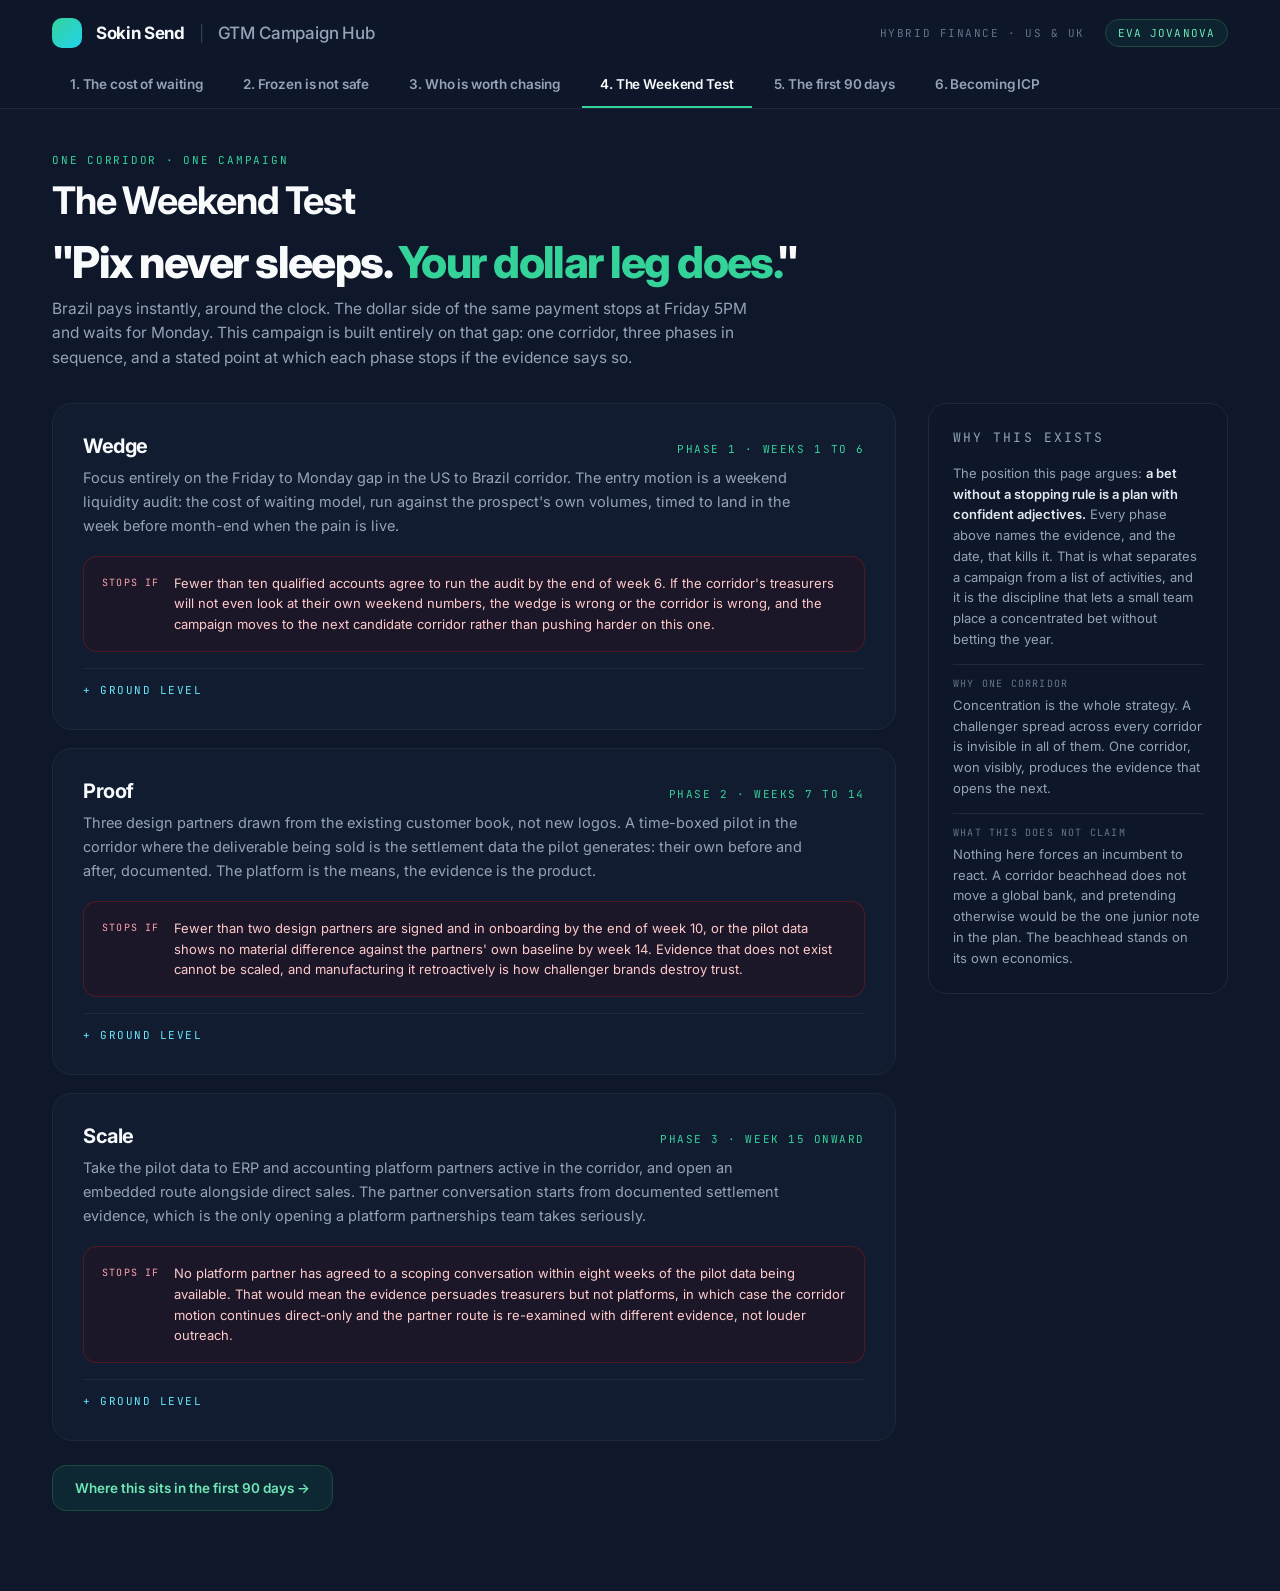
<file: weekend-test.html>
<!DOCTYPE html>
<html lang="en">
<head>
  <meta charset="UTF-8">
  <meta name="viewport" content="width=device-width, initial-scale=1.0">
  <title>The Weekend Test · Sokin Send GTM Hub</title>

  <link rel="preconnect" href="https://fonts.googleapis.com">
  <link rel="preconnect" href="https://fonts.gstatic.com" crossorigin>
  <link href="https://fonts.googleapis.com/css2?family=Inter:wght@400;500;600;700;800&family=JetBrains+Mono:wght@400;500&display=swap" rel="stylesheet">
  <link rel="stylesheet" href="styles.css">
</head>
<body>

  <!-- ======= HEADER: identical on all five pages ======= -->
  <header class="site-header">
    <div class="site-header-inner">
      <div class="brand-row">
        <div class="brand">
          <div class="brand-mark"></div>
          <span class="brand-name">Sokin Send</span>
          <span class="brand-divider">|</span>
          <span class="brand-sub">GTM Campaign Hub</span>
        </div>
        <div class="brand-meta">
          <span class="meta-label">Hybrid Finance · US &amp; UK</span>
          <span class="author-pill">Eva Jovanova</span>
        </div>
      </div>
      <nav class="tab-nav">
        <a href="index.html">1. The cost of waiting</a>
        <a href="battlecard.html">2. Frozen is not safe</a>
        <a href="icp-scorer.html">3. Who is worth chasing</a>
        <a href="weekend-test.html" aria-current="page">4. The Weekend Test</a>
        <a href="90-days.html">5. The first 90 days</a>
        <a href="icp-process.html">6. Becoming ICP</a>
      </nav>
    </div>
  </header>

  <main class="page">

    <div class="page-intro">
      <span class="eyebrow eyebrow-emerald">One corridor · one campaign</span>
      <h1 class="page-title">The Weekend Test</h1>
      <p class="hook-line">"Pix never sleeps. <em>Your dollar leg does.</em>"</p>
      <p class="page-lede">Brazil pays instantly, around the clock. The dollar side of the same payment stops at Friday 5PM and waits for Monday. This campaign is built entirely on that gap: one corridor, three phases in sequence, and a stated point at which each phase stops if the evidence says so.</p>
    </div>

    <div class="stage-rail">

      <!-- ============ MAIN STAGE ============
           Three phases in strict order. Each phase is one .phase div
           with a summary, a kill criterion in the red box, and a
           details toggle holding the ground-level execution. -->
      <div>

        <div class="phase">
          <div class="phase-head">
            <h2 class="phase-name">Wedge</h2>
            <span class="phase-order">Phase 1 · weeks 1 to 6</span>
          </div>
          <p class="phase-summary">Focus entirely on the Friday to Monday gap in the US to Brazil corridor. The entry motion is a weekend liquidity audit: the cost of waiting model, run against the prospect's own volumes, timed to land in the week before month-end when the pain is live.</p>
          <div class="kill-box">
            <span class="kill-label">Stops if</span>
            <p>Fewer than ten qualified accounts agree to run the audit by the end of week 6. If the corridor's treasurers will not even look at their own weekend numbers, the wedge is wrong or the corridor is wrong, and the campaign moves to the next candidate corridor rather than pushing harder on this one.</p>
          </div>
          <details class="ground">
            <summary>Ground level</summary>
            <div class="ground-body">
              <p><span class="rail-kicker">The sequence</span>Five touches over three weeks, all anchored to the calendar: the first lands the Tuesday before month-end, the last lands the Monday after, referencing the weekend that just happened.</p>
              <p><span class="rail-kicker">The talk track</span>"What happened to your Brazil payouts last Friday at 5PM? We can put a dollar figure on it in twenty minutes, using your numbers, not ours."</p>
              <p><span class="rail-kicker">The asset</span>The cost of waiting calculator, pre-set to the corridor, sent as a link the controller can drag around before anyone asks for a meeting.</p>
            </div>
          </details>
        </div>

        <div class="phase">
          <div class="phase-head">
            <h2 class="phase-name">Proof</h2>
            <span class="phase-order">Phase 2 · weeks 7 to 14</span>
          </div>
          <p class="phase-summary">Three design partners drawn from the existing customer book, not new logos. A time-boxed pilot in the corridor where the deliverable being sold is the settlement data the pilot generates: their own before and after, documented. The platform is the means, the evidence is the product.</p>
          <div class="kill-box">
            <span class="kill-label">Stops if</span>
            <p>Fewer than two design partners are signed and in onboarding by the end of week 10, or the pilot data shows no material difference against the partners' own baseline by week 14. Evidence that does not exist cannot be scaled, and manufacturing it retroactively is how challenger brands destroy trust.</p>
          </div>
          <details class="ground">
            <summary>Ground level</summary>
            <div class="ground-body">
              <p><span class="rail-kicker">The sequence</span>Direct outreach from the account owner, not marketing, to the five best-fit existing accounts with corridor exposure. Design partner terms in the first conversation, not the third.</p>
              <p><span class="rail-kicker">The talk track</span>"You already trust us with part of your flow. Run the Brazil weekend leg with us for eight weeks. You keep the settlement data either way, and it is yours to beat your bank up with even if you never expand."</p>
              <p><span class="rail-kicker">The asset</span>A one-page pilot charter: scope, duration, what gets measured, who sees the data, and the exit terms. Reviewed by compliance before the first partner sees it.</p>
            </div>
          </details>
        </div>

        <div class="phase">
          <div class="phase-head">
            <h2 class="phase-name">Scale</h2>
            <span class="phase-order">Phase 3 · week 15 onward</span>
          </div>
          <p class="phase-summary">Take the pilot data to ERP and accounting platform partners active in the corridor, and open an embedded route alongside direct sales. The partner conversation starts from documented settlement evidence, which is the only opening a platform partnerships team takes seriously.</p>
          <div class="kill-box">
            <span class="kill-label">Stops if</span>
            <p>No platform partner has agreed to a scoping conversation within eight weeks of the pilot data being available. That would mean the evidence persuades treasurers but not platforms, in which case the corridor motion continues direct-only and the partner route is re-examined with different evidence, not louder outreach.</p>
          </div>
          <details class="ground">
            <summary>Ground level</summary>
            <div class="ground-body">
              <p><span class="rail-kicker">The sequence</span>Map which ERPs the design partners themselves run. Warm introduction through the shared customer beats a cold partnerships deck every time.</p>
              <p><span class="rail-kicker">The talk track</span>"Your mutual customer cut their weekend settlement gap in this corridor. Here is their documented before and after. There are more of them on your platform."</p>
              <p><span class="rail-kicker">The asset</span>A co-brandable corridor report built from the pilot data, plus an embedded Send integration brief for the partner's product team.</p>
            </div>
          </details>
        </div>

        <div style="margin-top: 24px;">
          <a class="exit-link" href="90-days.html">Where this sits in the first 90 days &rarr;</a>
        </div>

      </div>

      <!-- ============ SIDE RAIL ============ -->
      <aside class="rail">
        <p class="rail-title">Why this exists</p>
        <div class="rail-item">
          <p>The position this page argues: <strong>a bet without a stopping rule is a plan with confident adjectives.</strong> Every phase above names the evidence, and the date, that kills it. That is what separates a campaign from a list of activities, and it is the discipline that lets a small team place a concentrated bet without betting the year.</p>
        </div>
        <div class="rail-item">
          <span class="rail-kicker">Why one corridor</span>
          <p>Concentration is the whole strategy. A challenger spread across every corridor is invisible in all of them. One corridor, won visibly, produces the evidence that opens the next.</p>
        </div>
        <div class="rail-item">
          <span class="rail-kicker">What this does not claim</span>
          <p>Nothing here forces an incumbent to react. A corridor beachhead does not move a global bank, and pretending otherwise would be the one junior note in the plan. The beachhead stands on its own economics.</p>
        </div>
      </aside>

    </div>

  </main>

</body>
</html>
</file>
<file: styles.css>
/* ============================================================
   SOKIN SEND WAR ROOM · SHARED DESIGN SYSTEM
   Ported from the Claude Design export. One file styles all five pages.
   Edit a colour here and it changes everywhere.
   ============================================================ */

:root {
  /* Core palette */
  --bg:            #0f172a;   /* page background */
  --card:          #111c31;   /* card background */
  --card-deep:     #0d1729;   /* darker card variant */
  --border:        #1e293b;   /* default card border */
  --border-strong: #334155;

  /* Text */
  --text-bright:   #f8fafc;   /* headings */
  --text-body:     #e2e8f0;
  --text-muted:    #94a3b8;   /* paragraphs */
  --text-faint:    #64748b;   /* labels */
  --text-ghost:    #475569;   /* slider min/max marks */

  /* Accents */
  --emerald:       #34d399;
  --emerald-soft:  #6ee7b7;
  --cyan:          #67e8f9;
  --indigo:        #a5b4fc;
  --pink:          #f472b6;
  --red:           #fca5a5;
  --amber:         #fbbf24;
  --amber-dim:     rgba(251, 191, 36, 0.65);
  --amber-border:  rgba(180, 83, 9, 0.5);

  /* Fonts */
  --sans: 'Inter', system-ui, sans-serif;
  --mono: 'JetBrains Mono', monospace;
}

* { box-sizing: border-box; }

html, body { margin: 0; padding: 0; }

body {
  background: var(--bg);
  color: var(--text-body);
  font-family: var(--sans);
  -webkit-font-smoothing: antialiased;
  padding-bottom: 80px;
}

a { color: var(--emerald-soft); text-decoration: none; }
a:hover { color: #a7f3d0; }

/* ============================================================
   STICKY HEADER + NAV (identical on every page)
   The "active" tab is whichever nav link carries aria-current="page".
   ============================================================ */

.site-header {
  position: sticky;
  top: 0;
  z-index: 20;
  background: rgba(15, 23, 42, 0.86);
  backdrop-filter: blur(14px);
  border-bottom: 1px solid var(--border);
}

.site-header-inner {
  max-width: 1240px;
  margin: 0 auto;
  padding: 18px 32px 0;
  display: flex;
  flex-direction: column;
  gap: 16px;
}

.brand-row {
  display: flex;
  align-items: center;
  justify-content: space-between;
  gap: 24px;
  flex-wrap: wrap;
}

.brand {
  display: flex;
  align-items: center;
  gap: 14px;
}

.brand-mark {
  width: 30px;
  height: 30px;
  border-radius: 10px;
  background: linear-gradient(to bottom right, #34d399, #22d3ee);
}

.brand-name { font-size: 17px; font-weight: 700; letter-spacing: -0.02em; color: var(--text-bright); }
.brand-divider { color: var(--border-strong); }
.brand-sub { font-size: 17px; font-weight: 500; letter-spacing: -0.01em; color: var(--text-muted); }

.brand-meta { display: flex; align-items: center; gap: 20px; }

.meta-label {
  font-family: var(--mono);
  font-size: 11px;
  letter-spacing: 0.14em;
  text-transform: uppercase;
  color: var(--text-faint);
}

.author-pill {
  padding: 6px 12px;
  border-radius: 999px;
  border: 1px solid #1e4b3d;
  background: rgba(16, 185, 129, 0.08);
  font-family: var(--mono);
  font-size: 11px;
  letter-spacing: 0.1em;
  color: var(--emerald-soft);
  text-transform: uppercase;
}

.tab-nav {
  display: flex;
  gap: 4px;
  overflow-x: auto;
  scrollbar-width: none;
}
.tab-nav::-webkit-scrollbar { display: none; }

.tab-nav a {
  flex: none;
  border-bottom: 2px solid transparent;
  padding: 12px 18px 14px;
  font-size: 13.5px;
  font-weight: 600;
  letter-spacing: -0.01em;
  color: var(--text-muted);
  transition: color 0.15s ease;
}
.tab-nav a:hover { color: #f1f5f9; }
.tab-nav a:focus-visible { outline: 2px solid var(--emerald); outline-offset: -2px; border-radius: 6px; }
.tab-nav a[aria-current="page"] { color: var(--text-bright); border-bottom-color: var(--emerald); }

/* ============================================================
   PAGE SCAFFOLD
   ============================================================ */

.page {
  max-width: 1240px;
  margin: 0 auto;
  padding: 44px 32px 0;
  display: flex;
  flex-direction: column;
  gap: 32px;
}

.page-intro { display: flex; flex-direction: column; gap: 10px; }

/* Small uppercase label above each page title. Colour set per page
   with .eyebrow-emerald / -pink / -cyan / -indigo. */
.eyebrow {
  font-family: var(--mono);
  font-size: 11px;
  letter-spacing: 0.16em;
  text-transform: uppercase;
}
.eyebrow-emerald { color: var(--emerald); }
.eyebrow-pink    { color: var(--pink); }
.eyebrow-cyan    { color: var(--cyan); }
.eyebrow-indigo  { color: var(--indigo); }

.page-title {
  margin: 0;
  font-size: 38px;
  font-weight: 700;
  letter-spacing: -0.03em;
  color: var(--text-bright);
}

.page-hook {
  margin: 0;
  font-size: 20px;
  font-weight: 600;
  color: var(--text-body);
}

.page-lede {
  margin: 0;
  max-width: 720px;
  font-size: 15.5px;
  line-height: 1.6;
  color: var(--text-muted);
  text-wrap: pretty;
}

/* ============================================================
   SHARED COMPONENTS
   ============================================================ */

.card {
  background: var(--card);
  border: 1px solid var(--border);
  border-radius: 20px;
  padding: 26px;
}

.card-label {
  font-family: var(--mono);
  font-size: 11px;
  letter-spacing: 0.14em;
  text-transform: uppercase;
  color: var(--text-faint);
  display: block;
  margin-bottom: 10px;
}

.divider { height: 1px; background: var(--border); }

.big-number {
  font-size: 40px;
  font-weight: 700;
  letter-spacing: -0.035em;
  color: var(--text-bright);
  display: block;
  margin-bottom: 8px;
}

.small-note { margin: 0; font-size: 13px; line-height: 1.55; color: var(--text-muted); }

.mono-tag {
  display: inline-block;
  padding: 4px 12px;
  border-radius: 999px;
  border: 1px solid #1e4b3d;
  background: rgba(16, 185, 129, 0.1);
  font-family: var(--mono);
  font-size: 10px;
  letter-spacing: 0.12em;
  text-transform: uppercase;
  color: var(--emerald);
  white-space: nowrap;
}

/* ============================================================
   ROI CALCULATOR (index.html)
   ============================================================ */

.roi-grid {
  display: grid;
  grid-template-columns: 400px 1fr;
  gap: 28px;
  align-items: start;
}

.inputs-card { display: flex; flex-direction: column; gap: 22px; padding: 28px; }

.inputs-head { display: flex; align-items: center; justify-content: space-between; }
.inputs-head .card-label { margin-bottom: 0; }
.inputs-hint { font-family: var(--mono); font-size: 11px; color: var(--text-ghost); }

.slider-block { display: flex; flex-direction: column; gap: 10px; }
.slider-head { display: flex; align-items: baseline; justify-content: space-between; }
.slider-name { font-size: 13.5px; font-weight: 500; color: #cbd5e1; }
.slider-value { font-family: var(--mono); font-size: 18px; font-weight: 500; color: var(--text-bright); }
.slider-marks { display: flex; justify-content: space-between; font-family: var(--mono); font-size: 10.5px; color: var(--text-ghost); }

input[type="range"] {
  -webkit-appearance: none;
  appearance: none;
  background: transparent;
  width: 100%;
  height: 22px;
  cursor: pointer;
}
input[type="range"]::-webkit-slider-runnable-track {
  height: 6px; border-radius: 999px;
  background: var(--border); border: 1px solid var(--border-strong);
}
input[type="range"]::-webkit-slider-thumb {
  -webkit-appearance: none; appearance: none;
  height: 22px; width: 22px; margin-top: -9px; border-radius: 999px;
  background: #ecfdf5; border: 3px solid #10b981;
  box-shadow: 0 0 0 6px rgba(16,185,129,0.14), 0 4px 12px rgba(0,0,0,0.5);
  transition: box-shadow 0.15s ease;
}
input[type="range"]:hover::-webkit-slider-thumb {
  box-shadow: 0 0 0 10px rgba(16,185,129,0.18), 0 4px 12px rgba(0,0,0,0.5);
}
input[type="range"]:focus-visible::-webkit-slider-thumb {
  box-shadow: 0 0 0 4px var(--bg), 0 0 0 7px var(--emerald);
  outline: none;
}
input[type="range"]::-moz-range-track {
  height: 6px; border-radius: 999px; background: var(--border);
}
input[type="range"]::-moz-range-thumb {
  height: 20px; width: 20px; border-radius: 999px;
  background: #ecfdf5; border: 3px solid #10b981; cursor: pointer;
}

.assumption-note {
  padding: 14px 16px;
  border-radius: 14px;
  background: rgba(34, 211, 238, 0.06);
  border: 1px solid #164e63;
}
.assumption-note p { margin: 0; font-size: 12.5px; line-height: 1.55; color: #a5f3fc; }

.outputs-col { display: flex; flex-direction: column; gap: 20px; }

.hero-card {
  position: relative;
  overflow: hidden;
  border-radius: 24px;
  padding: 40px;
  background: linear-gradient(to bottom right, #0d2b26, #102a3f);
  border: 1px solid #1e5045;
  box-shadow: 0 0 80px -20px rgba(16, 185, 129, 0.35);
}
.hero-glow {
  position: absolute; top: -140px; right: -80px;
  width: 380px; height: 380px; border-radius: 999px;
  background: radial-gradient(circle, rgba(16,185,129,0.22), rgba(16,185,129,0));
}
.hero-body { position: relative; display: flex; flex-direction: column; gap: 14px; }
.hero-label {
  font-family: var(--mono); font-size: 11.5px;
  letter-spacing: 0.18em; text-transform: uppercase; color: var(--emerald-soft);
}
.hero-figure-row { display: flex; align-items: baseline; gap: 14px; flex-wrap: wrap; }
.hero-figure {
  font-size: 84px; font-weight: 800;
  letter-spacing: -0.045em; line-height: 0.95; color: #f0fdf4;
}
.hero-pill {
  padding: 7px 14px; border-radius: 999px;
  background: rgba(16,185,129,0.16); border: 1px solid #10b981;
  font-family: var(--mono); font-size: 12px; color: var(--emerald-soft);
}
.hero-note { margin: 0; max-width: 560px; font-size: 14.5px; line-height: 1.6; color: #a7d8c8; }

.stat-pair { display: grid; grid-template-columns: 1fr 1fr; gap: 20px; }
.stat-cyan { border-color: #1e3a5f; }
.stat-cyan .card-label { color: var(--cyan); }

.footnote-bar {
  display: flex; align-items: center; justify-content: space-between; gap: 20px;
  padding: 18px 24px; border-radius: 16px;
  background: var(--card-deep); border: 1px solid var(--border);
}
.footnote-bar span { font-size: 13px; color: var(--text-muted); }

/* ============================================================
   COMPLIANCE BATTLECARD (battlecard.html)
   ============================================================ */

.battlecard-grid {
  display: grid;
  grid-template-columns: 5fr 7fr;
  gap: 28px;
  align-items: start;
}

.objection-card {
  background: rgba(69, 10, 10, 0.3);
  border: 1px solid rgba(127, 29, 29, 0.5);
  border-radius: 24px;
  padding: 32px;
}
.response-card {
  background: rgba(2, 44, 34, 0.2);
  border: 1px solid rgba(6, 78, 59, 0.5);
  border-radius: 24px;
  padding: 32px;
}

.speaker-row { display: flex; align-items: center; gap: 10px; margin-bottom: 22px; }
.speaker-dot { width: 8px; height: 8px; border-radius: 999px; }
.dot-red { background: var(--red); }
.dot-emerald { background: var(--emerald); }

.speaker-label {
  font-family: var(--mono); font-size: 11px;
  letter-spacing: 0.14em; text-transform: uppercase;
}
.label-red { color: #fda4af; }
.label-emerald { color: var(--emerald); }

.objection-quote {
  margin: 0 0 22px;
  font-size: 23px; font-weight: 600; line-height: 1.35; color: #fee2e2;
}
.response-quote {
  margin: 0 0 28px;
  font-size: 20px; font-weight: 600; line-height: 1.4; color: #ecfdf5;
}

.persona-block { padding-top: 20px; border-top: 1px solid rgba(127, 29, 29, 0.5); margin-bottom: 22px; }
.persona-name { margin: 0 0 4px; font-weight: 600; color: #fecaca; }
.persona-role { margin: 0; font-size: 13px; color: rgba(252, 165, 165, 0.7); line-height: 1.5; }

.coach-box { padding: 16px; border-radius: 14px; background: rgba(15, 23, 42, 0.5); }
.coach-box .card-label { font-size: 10px; margin-bottom: 8px; }
.coach-box p { margin: 0; font-size: 13.5px; color: #cbd5e1; line-height: 1.5; }

.fact-list { display: flex; flex-direction: column; gap: 12px; }

.fact-row {
  display: flex; gap: 16px;
  padding: 16px;
  border-radius: 14px;
  background: rgba(30, 41, 59, 0.5);
  border: 1px solid rgba(51, 65, 85, 0.5);
}
.fact-check {
  width: 20px; height: 20px; border-radius: 999px; flex: none; margin-top: 2px;
  display: flex; align-items: center; justify-content: center;
  background: rgba(16,185,129,0.2); border: 1px solid #10b981;
  color: var(--emerald); font-size: 11px;
}
.fact-title { margin: 0 0 4px; font-weight: 600; color: #e2e8f0; font-size: 14.5px; }
.fact-body { margin: 0; font-size: 13px; line-height: 1.55; color: var(--text-muted); }

/* ============================================================
   ICP SCORER (icp-scorer.html)
   ============================================================ */

.icp-grid {
  display: grid;
  grid-template-columns: 8fr 4fr;
  gap: 28px;
  align-items: start;
}

.trigger-list { display: flex; flex-direction: column; gap: 14px; }

.trigger {
  display: flex; align-items: flex-start; gap: 18px;
  padding: 22px;
  border-radius: 18px;
  background: var(--card);
  border: 1px solid var(--border);
  text-align: left;
  cursor: pointer;
  font-family: var(--sans);
  transition: border-color 0.15s ease, background 0.15s ease;
  width: 100%;
}
.trigger:hover { border-color: #475569; }
.trigger:focus-visible { outline: 2px solid var(--emerald); outline-offset: 2px; }

.trigger-box {
  width: 24px; height: 24px; border-radius: 7px; flex: none; margin-top: 2px;
  display: flex; align-items: center; justify-content: center;
  border: 1px solid var(--text-faint);
  color: transparent;
  font-weight: 700; font-size: 13px;
  transition: all 0.15s ease;
}
.trigger-title { margin: 0 0 4px; font-size: 17px; font-weight: 600; color: #f1f5f9; }
.trigger-body { margin: 0; font-size: 13.5px; line-height: 1.5; color: var(--text-muted); }

/* Selected state, applied by icp.js when a trigger is clicked */
.trigger.active {
  background: rgba(6, 78, 59, 0.1);
  border-color: #10b981;
}
.trigger.active .trigger-box {
  background: var(--emerald);
  border-color: var(--emerald);
  color: #0f172a;
}

.niche-note { margin: 6px 0 0; font-size: 13.5px; color: var(--text-faint); }

.score-card {
  display: flex; flex-direction: column; align-items: center; text-align: center;
  border-radius: 24px; padding: 32px;
}

.score-ring {
  width: 190px; height: 190px; border-radius: 999px;
  display: flex; flex-direction: column; align-items: center; justify-content: center;
  border: 2px solid var(--border-strong);
  background: var(--bg);
  margin: 26px 0 30px;
  transition: all 0.3s ease;
}
.score-ring.qualified {
  background: rgba(16, 185, 129, 0.1);
  border-color: #10b981;
  box-shadow: 0 0 50px -10px rgba(16, 185, 129, 0.3);
}
.score-value { font-size: 58px; font-weight: 700; color: var(--text-muted); line-height: 1; margin-bottom: 6px; }
.score-ring.qualified .score-value { color: var(--emerald); }
.score-denominator {
  font-family: var(--mono); font-size: 10px;
  letter-spacing: 0.14em; text-transform: uppercase; color: var(--text-faint);
}

.score-verdict { margin: 0 0 8px; font-size: 17px; font-weight: 600; color: var(--text-muted); }
.score-verdict.qualified { color: var(--emerald); }
.score-explain { margin: 0 0 28px; font-size: 13.5px; line-height: 1.55; color: var(--text-muted); }

.sequence-btn {
  width: 100%; padding: 15px;
  border-radius: 14px; border: 0;
  font-family: var(--sans); font-size: 13.5px; font-weight: 700;
  background: var(--border); color: var(--text-faint);
  cursor: not-allowed;
  transition: all 0.15s ease;
}
.sequence-btn.enabled {
  background: #10b981; color: #0f172a;
  cursor: pointer;
}
.sequence-btn.enabled:hover { background: var(--emerald); }

/* ============================================================
   THE WEEKEND TEST (weekend-test.html)
   ============================================================ */

.funnel-grid {
  display: grid;
  grid-template-columns: repeat(4, 1fr);
  gap: 20px;
}

.stage-card {
  display: flex; flex-direction: column;
  padding: 24px;
  border-radius: 18px;
  background: var(--card);
  border: 1px solid var(--border);
  transition: transform 0.15s ease;
}
.stage-card:hover { transform: translateY(-4px); }

.stage-eyebrow {
  font-family: var(--mono); font-size: 10px;
  letter-spacing: 0.14em; text-transform: uppercase;
  margin-bottom: 14px;
}
.stage-bar { height: 4px; width: 25%; border-radius: 999px; margin-bottom: 20px; }

/* Stage colours, one class per funnel stage */
.stage-awareness     .stage-eyebrow, .stage-awareness     .stage-kpi { color: #22d3ee; }
.stage-awareness     .stage-bar { background: #22d3ee; }
.stage-consideration .stage-eyebrow, .stage-consideration .stage-kpi { color: #818cf8; }
.stage-consideration .stage-bar { background: #818cf8; }
.stage-decision      .stage-eyebrow, .stage-decision      .stage-kpi { color: var(--emerald); }
.stage-decision      .stage-bar { background: var(--emerald); }
.stage-adoption      .stage-eyebrow, .stage-adoption      .stage-kpi { color: var(--emerald-soft); }
.stage-adoption      .stage-bar { background: var(--emerald-soft); }

.stage-asset { margin: 0 0 8px; font-size: 17px; font-weight: 700; color: var(--text-bright); }
.stage-detail { margin: 0 0 28px; font-size: 13px; line-height: 1.55; color: var(--text-muted); }

.stage-footer { margin-top: auto; display: flex; flex-direction: column; gap: 12px; }
.stage-job {
  padding: 12px;
  border-radius: 12px;
  background: var(--bg);
  border: 1px solid var(--border);
}
.stage-job .card-label { font-size: 10px; margin-bottom: 4px; }
.stage-job p { margin: 0; font-size: 12px; color: #cbd5e1; }
.stage-kpi-row { display: flex; justify-content: space-between; align-items: center; padding: 0 4px; }
.stage-kpi-row .card-label { font-size: 10px; margin-bottom: 0; }
.stage-kpi { font-family: var(--mono); font-size: 10px; text-transform: uppercase; font-weight: 700; }

.route-pair { display: grid; grid-template-columns: 1fr 1fr; gap: 20px; }
.route-card { background: var(--card-deep); }
.route-card .card-label.route-direct { color: var(--emerald); }
.route-card .card-label.route-partner { color: var(--indigo); }
.route-card p { margin: 0; font-size: 13.5px; line-height: 1.55; color: #cbd5e1; }

/* ============================================================
   90 DAYS VS THE JD (90-days.html)
   ============================================================ */

.jd-table { display: flex; flex-direction: column; }

.jd-head, .jd-row {
  display: grid;
  grid-template-columns: 4fr 6fr 2fr;
  gap: 24px;
  padding: 20px 16px;
}
.jd-head {
  border-bottom: 1px solid var(--border-strong);
  padding-top: 0;
  padding-bottom: 14px;
}
.jd-head .card-label { margin-bottom: 0; }
.jd-head .col-mine { color: var(--emerald); }
.jd-head .col-when { text-align: right; }

.jd-row {
  border-bottom: 1px solid rgba(30, 41, 59, 0.5);
  transition: background 0.15s ease;
}
.jd-row:hover { background: rgba(30, 41, 59, 0.3); }

.jd-criterion { margin: 0 0 4px; font-weight: 600; color: #f1f5f9; }
.jd-sub { margin: 0; font-size: 12px; color: var(--text-faint); }
.jd-mine { margin: 0; font-size: 13.5px; line-height: 1.6; color: #cbd5e1; }
.jd-when { text-align: right; }

.jd-closer {
  display: flex; justify-content: space-between; align-items: center; gap: 20px;
  margin-top: 8px;
  padding: 30px;
  border-radius: 20px;
  background: linear-gradient(to bottom right, #0d2b26, #0f172a);
  border: 1px solid rgba(6, 78, 59, 0.5);
}
.jd-closer-title { margin: 0 0 4px; font-size: 17px; font-weight: 700; color: #ecfdf5; }
.jd-closer-sub { margin: 0; font-size: 13.5px; color: rgba(167, 216, 200, 0.8); }

/* ============================================================
   RESPONSIVE · stacks the grids on phones and small screens
   ============================================================ */

@media (max-width: 960px) {
  .roi-grid, .battlecard-grid, .icp-grid { grid-template-columns: 1fr; }
  .funnel-grid { grid-template-columns: 1fr 1fr; }
  .hero-figure { font-size: 56px; }
  .page { padding: 32px 20px 0; }
  .site-header-inner { padding: 14px 20px 0; }
}

@media (max-width: 620px) {
  .funnel-grid, .stat-pair, .route-pair { grid-template-columns: 1fr; }
  .jd-head { display: none; }
  .jd-row { grid-template-columns: 1fr; gap: 10px; }
  .jd-when { text-align: left; }
  .footnote-bar, .jd-closer { flex-direction: column; align-items: flex-start; }
}

/* ============================================================
   V2 ADDITIONS · main stage + "Why this exists" rail,
   cost comparison, assumptions panel, quadrant, phases.
   Everything below extends the system above; nothing replaces it.
   ============================================================ */

/* ---------- Main stage + side rail layout ---------- */

.stage-rail {
  display: grid;
  grid-template-columns: 1fr 300px;
  gap: 32px;
  align-items: start;
}

.rail {
  position: sticky;
  top: 132px;
  display: flex;
  flex-direction: column;
  gap: 14px;
  padding: 24px;
  border-radius: 18px;
  background: var(--card-deep);
  border: 1px solid var(--border);
}
.rail-title {
  font-family: var(--mono);
  font-size: 11px;
  letter-spacing: 0.16em;
  text-transform: uppercase;
  color: var(--indigo);
  margin: 0;
}
.rail p { margin: 0; font-size: 13px; line-height: 1.6; color: var(--text-muted); }
.rail strong { color: var(--text-body); font-weight: 600; }
.rail .rail-item { padding-top: 12px; border-top: 1px solid var(--border); }
.rail .rail-item:first-of-type { padding-top: 0; border-top: 0; }
.rail-kicker {
  font-family: var(--mono); font-size: 10px; letter-spacing: 0.12em;
  text-transform: uppercase; color: var(--text-faint);
  display: block; margin-bottom: 5px;
}

/* ---------- Number inputs ---------- */

.field-block { display: flex; flex-direction: column; gap: 8px; }
.field-label { font-size: 13.5px; font-weight: 500; color: #cbd5e1; }
.field-help { font-size: 12px; color: var(--text-faint); margin: 0; }

.num-input {
  width: 100%;
  padding: 12px 14px;
  border-radius: 12px;
  border: 1px solid var(--border-strong);
  background: var(--bg);
  color: var(--text-bright);
  font-family: var(--mono);
  font-size: 15px;
}
.num-input::placeholder { color: var(--text-ghost); font-size: 12.5px; font-family: var(--sans); }
.num-input:focus-visible { outline: 2px solid var(--emerald); outline-offset: 1px; border-color: var(--emerald); }

/* ---------- Assumptions panel ---------- */

details.assumptions {
  border: 1px solid var(--border);
  border-radius: 16px;
  background: var(--card-deep);
}
details.assumptions summary {
  cursor: pointer;
  padding: 16px 20px;
  font-family: var(--mono);
  font-size: 11px;
  letter-spacing: 0.14em;
  text-transform: uppercase;
  color: var(--cyan);
  list-style: none;
}
details.assumptions summary::-webkit-details-marker { display: none; }
details.assumptions summary::before { content: "+ "; }
details.assumptions[open] summary::before { content: "\2212  "; }
details.assumptions summary:focus-visible { outline: 2px solid var(--emerald); outline-offset: -2px; border-radius: 16px; }
.assumptions-grid {
  display: grid;
  grid-template-columns: 1fr 1fr;
  gap: 16px 20px;
  padding: 4px 20px 22px;
}
.assumption-field { display: flex; flex-direction: column; gap: 6px; }
.assumption-field label { font-size: 12.5px; color: var(--text-muted); }

/* ---------- Two-column cost comparison ---------- */

.cost-compare { display: grid; grid-template-columns: 1fr 1fr; gap: 20px; }

.cost-col { padding: 26px; border-radius: 20px; }
.cost-col-legacy { background: var(--card); border: 1px solid var(--border); }
.cost-col-sokin { background: rgba(2, 44, 34, 0.2); border: 1px solid rgba(6, 78, 59, 0.6); }

.cost-col h2 { margin: 0 0 18px; font-size: 16px; font-weight: 700; color: var(--text-bright); letter-spacing: -0.01em; }

.cost-line {
  display: flex; justify-content: space-between; align-items: baseline; gap: 12px;
  padding: 11px 0;
  border-bottom: 1px solid rgba(30, 41, 59, 0.6);
}
.cost-line-name { font-size: 13px; color: var(--text-muted); }
.cost-line-period {
  display: block; font-family: var(--mono); font-size: 9.5px;
  letter-spacing: 0.1em; text-transform: uppercase; color: var(--text-ghost); margin-top: 2px;
}
.cost-line-value { font-family: var(--mono); font-size: 15px; color: var(--text-body); white-space: nowrap; }
.cost-line-value.pending { font-family: var(--sans); font-size: 12px; color: var(--text-ghost); }

.cost-total {
  display: flex; justify-content: space-between; align-items: baseline; gap: 12px;
  padding-top: 16px; margin-top: 4px;
}
.cost-total-name { font-size: 13.5px; font-weight: 600; color: var(--text-body); }
.cost-total-value { font-family: var(--mono); font-size: 22px; font-weight: 500; color: var(--text-bright); }
.cost-col-sokin .cost-total-value { color: var(--emerald-soft); }

.residual-note {
  margin: 14px 0 0; padding: 12px 14px; border-radius: 12px;
  background: rgba(15, 23, 42, 0.5); border: 1px solid var(--border);
  font-size: 12px; line-height: 1.55; color: var(--text-muted);
}

.difference-bar {
  display: flex; flex-wrap: wrap; align-items: baseline; justify-content: space-between; gap: 14px;
  padding: 26px 30px; border-radius: 20px;
  background: linear-gradient(to bottom right, #0d2b26, #102a3f);
  border: 1px solid #1e5045;
}
.difference-label {
  font-family: var(--mono); font-size: 11px; letter-spacing: 0.16em;
  text-transform: uppercase; color: var(--emerald-soft);
}
.difference-figures { display: flex; align-items: baseline; gap: 18px; flex-wrap: wrap; }
.difference-monthly { font-size: 40px; font-weight: 800; letter-spacing: -0.03em; color: #f0fdf4; }
.difference-annual { font-family: var(--mono); font-size: 14px; color: var(--emerald-soft); }

/* ---------- Plays (tab 2) ---------- */

.play {
  display: grid; grid-template-columns: 1fr 1fr 1fr; gap: 0;
  border: 1px solid var(--border); border-radius: 20px; overflow: hidden;
  background: var(--card);
}
.play + .play { margin-top: 20px; }
.play-cell { padding: 26px; }
.play-cell + .play-cell { border-left: 1px solid var(--border); }
.play-cell-prospect { background: rgba(69, 10, 10, 0.22); }
.play-cell-seller { background: rgba(2, 44, 34, 0.18); }
.play-quote { margin: 0; font-size: 15.5px; font-weight: 600; line-height: 1.45; }
.play-cell-prospect .play-quote { color: #fecaca; }
.play-cell-seller .play-quote { color: #d1fae5; }
.play-mechanism { margin: 0; font-size: 13.5px; line-height: 1.6; color: var(--text-muted); }
.play-name { margin: 0 0 14px; font-size: 15px; font-weight: 700; color: var(--text-bright); }

.reg-footer {
  padding: 18px 24px; border-radius: 14px;
  background: var(--card-deep); border: 1px solid var(--border);
  font-size: 12.5px; line-height: 1.7; color: var(--text-faint);
}

/* ---------- Quadrant (tab 3) ---------- */

.quad-grid { display: grid; grid-template-columns: 5fr 7fr; gap: 28px; align-items: start; }

.quad-inputs { display: flex; flex-direction: column; gap: 22px; }
.input-group-label {
  font-family: var(--mono); font-size: 11px; letter-spacing: 0.14em;
  text-transform: uppercase; color: var(--text-faint); display: block; margin-bottom: 10px;
}
.select-input {
  width: 100%; padding: 12px 14px; border-radius: 12px;
  border: 1px solid var(--border-strong); background: var(--bg);
  color: var(--text-body); font-family: var(--sans); font-size: 13.5px;
}
.select-input:focus-visible { outline: 2px solid var(--emerald); outline-offset: 1px; }

.check-row {
  display: flex; align-items: flex-start; gap: 12px;
  padding: 12px 14px; border-radius: 12px;
  border: 1px solid var(--border); background: var(--card);
  cursor: pointer; transition: border-color 0.15s ease;
}
.check-row:hover { border-color: #475569; }
.check-row input { margin-top: 3px; accent-color: #10b981; width: 16px; height: 16px; }
.check-row input:focus-visible { outline: 2px solid var(--emerald); outline-offset: 2px; }
.check-row span { font-size: 13.5px; color: #cbd5e1; line-height: 1.45; }

.check-row.danger { border-color: rgba(127, 29, 29, 0.6); }
.check-row.danger span { color: #fda4af; }
.check-row.danger input { accent-color: #ef4444; }

.quad-panel { display: flex; flex-direction: column; gap: 18px; }
.quad-svg-wrap { border-radius: 20px; border: 1px solid var(--border); background: var(--card); padding: 18px; }
.quad-svg text { font-family: var(--mono); }

.quad-verdict {
  padding: 24px 28px; border-radius: 18px;
  background: var(--card); border: 1px solid var(--border);
  transition: border-color 0.2s ease, background 0.2s ease;
}
.quad-verdict h2 { margin: 0 0 6px; font-size: 19px; font-weight: 700; color: var(--text-bright); }
.quad-verdict p { margin: 0; font-size: 13.5px; line-height: 1.55; color: var(--text-muted); }
.quad-verdict.go { border-color: #10b981; background: rgba(6, 78, 59, 0.12); }
.quad-verdict.stop { border-color: #b91c1c; background: rgba(69, 10, 10, 0.3); }
.quad-verdict.stop h2 { color: #fecaca; }
.quad-verdict.stop p { color: rgba(252, 165, 165, 0.85); }

/* ---------- Weekend Test phases (tab 4) ---------- */

.hook-line {
  margin: 6px 0 0;
  font-size: 44px;
  font-weight: 800;
  letter-spacing: -0.035em;
  line-height: 1.08;
  color: var(--text-bright);
  max-width: 760px;
}
.hook-line em { font-style: normal; color: var(--emerald); }

.phase {
  border: 1px solid var(--border); border-radius: 20px;
  background: var(--card); padding: 30px;
}
.phase + .phase { margin-top: 18px; }
.phase-head { display: flex; align-items: baseline; justify-content: space-between; gap: 16px; flex-wrap: wrap; margin-bottom: 8px; }
.phase-name { margin: 0; font-size: 20px; font-weight: 700; color: var(--text-bright); letter-spacing: -0.02em; }
.phase-order { font-family: var(--mono); font-size: 11px; letter-spacing: 0.14em; text-transform: uppercase; color: var(--emerald); }
.phase-summary { margin: 0 0 18px; font-size: 14.5px; line-height: 1.65; color: var(--text-muted); max-width: 720px; }

.kill-box {
  display: flex; gap: 14px; align-items: flex-start;
  padding: 16px 18px; border-radius: 14px;
  background: rgba(69, 10, 10, 0.22); border: 1px solid rgba(127, 29, 29, 0.5);
  margin-bottom: 16px;
}
.kill-label {
  flex: none; font-family: var(--mono); font-size: 10px; letter-spacing: 0.12em;
  text-transform: uppercase; color: #fda4af; padding-top: 3px;
}
.kill-box p { margin: 0; font-size: 13px; line-height: 1.6; color: #fecaca; }

details.ground { border-top: 1px solid var(--border); }
details.ground summary {
  cursor: pointer; list-style: none; padding: 14px 0 2px;
  font-family: var(--mono); font-size: 11px; letter-spacing: 0.14em;
  text-transform: uppercase; color: var(--cyan);
}
details.ground summary::-webkit-details-marker { display: none; }
details.ground summary::before { content: "+ "; }
details.ground[open] summary::before { content: "\2212  "; }
details.ground summary:focus-visible { outline: 2px solid var(--emerald); outline-offset: 2px; border-radius: 6px; }
.ground-body { padding: 12px 0 4px; display: flex; flex-direction: column; gap: 10px; }
.ground-body p { margin: 0; font-size: 13px; line-height: 1.65; color: #cbd5e1; }
.ground-body .rail-kicker { margin-bottom: 0; }

/* ---------- 90 days (tab 5) ---------- */

.ninety-phase {
  display: grid; grid-template-columns: 130px 1fr; gap: 26px;
  padding: 28px 0; border-bottom: 1px solid rgba(30, 41, 59, 0.6);
}
.ninety-when { font-family: var(--mono); font-size: 13px; color: var(--emerald); padding-top: 3px; }
.ninety-body h2 { margin: 0 0 6px; font-size: 18px; font-weight: 700; color: var(--text-bright); }
.ninety-jd {
  display: inline-block; margin: 0 0 14px; padding: 4px 12px; border-radius: 999px;
  border: 1px solid var(--border-strong); background: var(--card);
  font-family: var(--mono); font-size: 10px; letter-spacing: 0.1em;
  text-transform: uppercase; color: var(--indigo);
}
.ninety-body p { margin: 0 0 10px; font-size: 14px; line-height: 1.65; color: var(--text-muted); }
.ninety-body p:last-child { margin-bottom: 0; }
.ninety-body p strong { color: var(--text-body); font-weight: 600; }

/* ---------- Page exit link ---------- */

.exit-link {
  display: inline-flex; align-items: center; gap: 10px;
  padding: 14px 22px; border-radius: 14px;
  background: rgba(16, 185, 129, 0.1); border: 1px solid #1e4b3d;
  font-size: 13.5px; font-weight: 600; color: var(--emerald-soft);
  transition: background 0.15s ease;
}
.exit-link:hover { background: rgba(16, 185, 129, 0.18); color: #a7f3d0; }
.exit-link:focus-visible { outline: 2px solid var(--emerald); outline-offset: 2px; }

/* ---------- Motion + responsive ---------- */

@media (prefers-reduced-motion: reduce) {
  *, *::before, *::after { transition: none !important; animation: none !important; }
  .stage-card:hover { transform: none; }
}

@media (max-width: 1080px) {
  .stage-rail { grid-template-columns: 1fr; }
  .rail { position: static; }
}

@media (max-width: 820px) {
  .cost-compare, .quad-grid { grid-template-columns: 1fr; }
  .play { grid-template-columns: 1fr; }
  .play-cell + .play-cell { border-left: 0; border-top: 1px solid var(--border); }
  .assumptions-grid { grid-template-columns: 1fr; }
  .hook-line { font-size: 32px; }
  .ninety-phase { grid-template-columns: 1fr; gap: 8px; }
  .difference-monthly { font-size: 32px; }
}

/* ============================================================
   MODEL PERFORMANCE (icp-live.html)
   ============================================================ */

.metric-grid {
  display: grid;
  grid-template-columns: repeat(auto-fit, minmax(180px, 1fr));
  gap: 20px;
}

.trigger-perf { display: flex; flex-direction: column; gap: 22px; padding: 28px; }

.trigger-perf-head { display: flex; justify-content: space-between; align-items: baseline; gap: 16px; flex-wrap: wrap; }

.perf-legend {
  font-family: var(--mono);
  font-size: 11px;
  color: var(--text-ghost);
}

#trigger-rows { display: flex; flex-direction: column; gap: 18px; }

.perf-row { display: flex; flex-direction: column; gap: 6px; }

.perf-head { display: flex; justify-content: space-between; align-items: baseline; gap: 12px; }
.perf-name { font-size: 13.5px; color: #cbd5e1; }
.perf-stats { font-family: var(--mono); font-size: 12.5px; color: var(--text-muted); white-space: nowrap; }

.perf-track {
  height: 8px;
  border-radius: 999px;
  background: var(--border);
  overflow: hidden;
}
.perf-fill { height: 8px; border-radius: 999px; }

.perf-baseline {
  margin: 0;
  padding-top: 14px;
  border-top: 1px solid var(--border);
  font-size: 12.5px;
  color: var(--text-muted);
}

.coverage-bar {
  display: flex;
  flex-direction: column;
  gap: 4px;
  padding: 16px 20px;
  border-radius: 16px;
  background: rgba(251, 191, 36, 0.07);
  border: 1px solid var(--amber-border);
}
.coverage-head { margin: 0; font-size: 13.5px; color: var(--amber); }
.coverage-sub { margin: 0; font-size: 12.5px; color: var(--amber-dim); }

/* Healthy state, applied by icp-live.js when coverage sits at or
   above the floor. The warning is conditional, not decorative. */
.coverage-bar.healthy {
  background: rgba(16, 185, 129, 0.07);
  border-color: #1e4b3d;
}
.coverage-bar.healthy .coverage-head { color: var(--emerald-soft); }
.coverage-bar.healthy .coverage-sub { color: rgba(110, 231, 183, 0.65); }

@media (max-width: 960px) {
  .metric-grid { grid-template-columns: 1fr 1fr; }
}

@media (max-width: 620px) {
  .metric-grid { grid-template-columns: 1fr; }
  .perf-head { flex-direction: column; align-items: flex-start; gap: 2px; }
}
</file>
